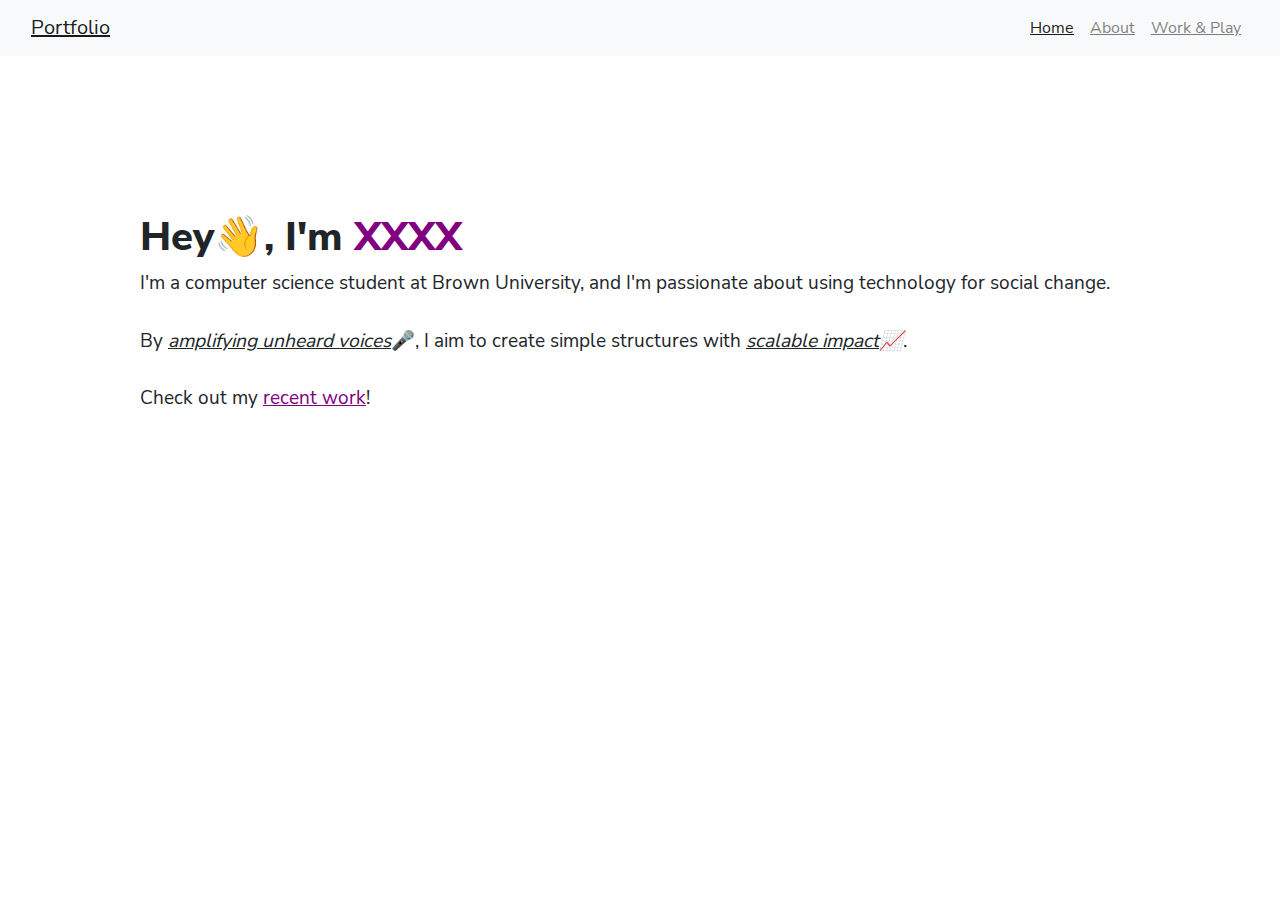
<file: index.html>
<!doctype html>
<html lang = "en">
    <head>
        <!-- CSS Bootstrap -->
        <meta charset="utf-8">
        <meta name="viewport" content="width=device-width, initial-scale=1, shrink-to-fit=no">
        <link rel="stylesheet" href="https://cdn.jsdelivr.net/npm/bootstrap@4.0.0/dist/css/bootstrap.min.css" integrity="sha384-Gn5384xqQ1aoWXA+058RXPxPg6fy4IWvTNh0E263XmFcJlSAwiGgFAW/dAiS6JXm" crossorigin="anonymous">
        <link href="style.css" rel="stylesheet">
        <title>Portfolio</title>
    </head>

<body>

<nav class="navbar navbar-expand-lg sticky-top navbar-light bg-light">
    <div class="container-fluid">
        <a class="navbar-brand" href="#">Portfolio</a>
        <button class="navbar-toggler" type="button" data-toggle="collapse" data-target="#navbarCollapse" aria-controls="navbarCollapse" aria-expanded="false" aria-label="toggle navigation">
            <span class="navbar-toggler-icon"></span>
          </button>
        <div class="collapse navbar-collapse text-right" id="navbarCollapse">
            <ul class="navbar-nav ml-auto">
                <li class="nav-item active">
                    <a class="nav-link" href="./index.html">Home</a>
                </li>
                <li class="nav-item">
                    <a class="nav-link" href="./about.html">About</a>
                </li>
                <li class="nav-item">
                    <a class="nav-link" href="./work.html">Work & Play</a>
                </li>
            </ul>
        </div>
    </div>
</nav>

<section>
    <div class="container-fluid">
        <div class="d-flex flex-column" style="margin:10%;">
            <h1>Hey👋, I'm  <span style="color: purple">XXXX</h1></span>
            <p class="subtitle">I'm a computer science student at Brown University, 
                and I'm passionate about using technology for social change.
                <br>
                <br>
                By <span style="text-decoration: underline"><em>amplifying unheard voices</em></span>🎤, I aim to create simple structures with 
                <span style="text-decoration: underline"><em>scalable impact</em></span><em>📈</em>.

                <br>
                <br>
                Check out my <a href="./work.html">recent work</a>!
            </p>
        </div>
    </div>
</section>

<!-- jQuery, Popper.js, Bootstrap JS -->
<script src="https://code.jquery.com/jquery-3.2.1.slim.min.js" integrity="sha384-KJ3o2DKtIkvYIK3UENzmM7KCkRr/rE9/Qpg6aAZGJwFDMVNA/GpGFF93hXpG5KkN" crossorigin="anonymous"></script>
<script src="https://cdn.jsdelivr.net/npm/popper.js@1.12.9/dist/umd/popper.min.js" integrity="sha384-ApNbgh9B+Y1QKtv3Rn7W3mgPxhU9K/ScQsAP7hUibX39j7fakFPskvXusvfa0b4Q" crossorigin="anonymous"></script>
<script src="https://cdn.jsdelivr.net/npm/bootstrap@4.0.0/dist/js/bootstrap.min.js" integrity="sha384-JZR6Spejh4U02d8jOt6vLEHfe/JQGiRRSQQxSfFWpi1MquVdAyjUar5+76PVCmYl" crossorigin="anonymous"></script>

</body>
</html>
</file>
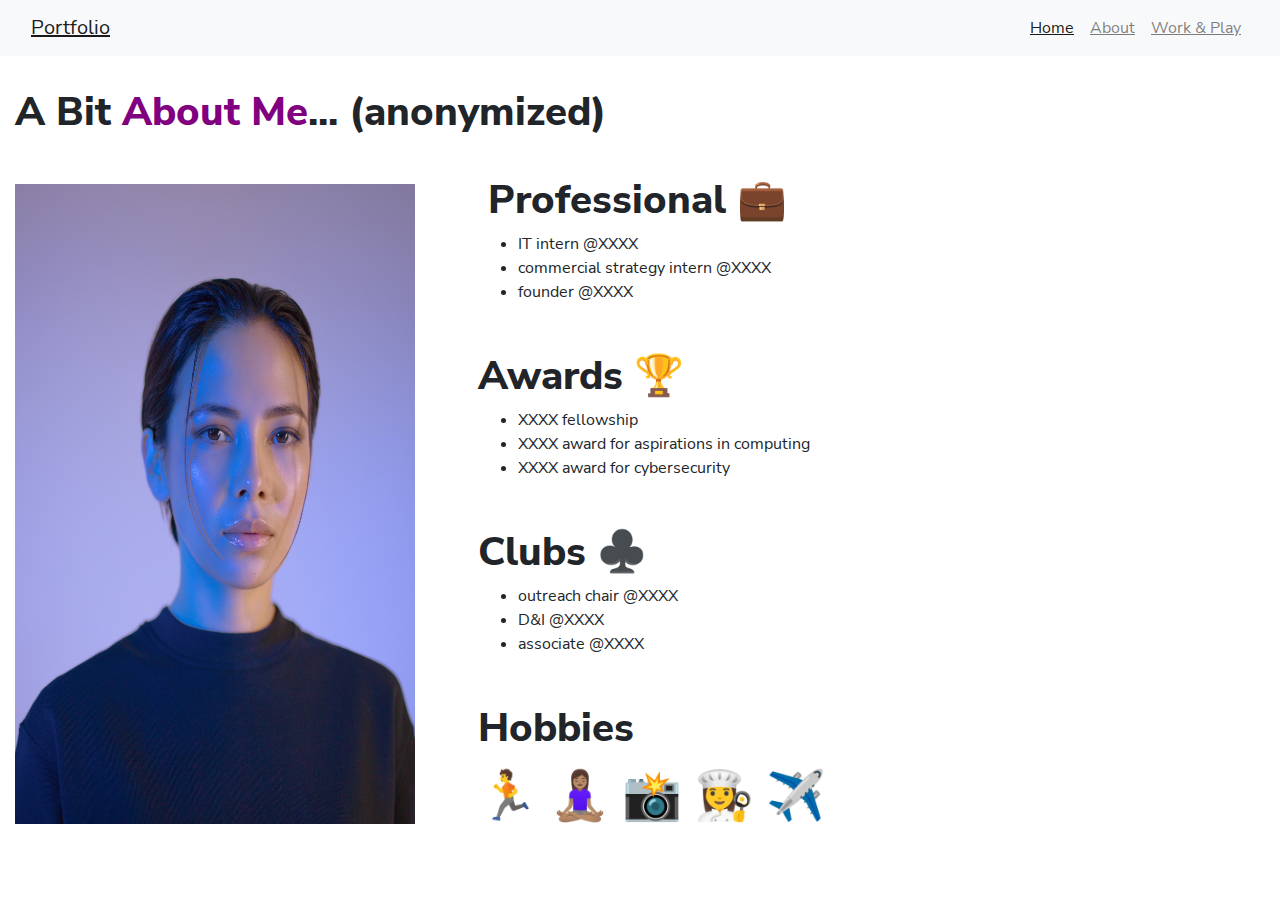
<file: about.html>
<!doctype html>
<html lang = "en">
    <head>
        <!-- CSS Bootstrap -->
        <meta charset="utf-8">
        <meta name="viewport" content="width=device-width, initial-scale=1, shrink-to-fit=no">
        <link rel="stylesheet" href="https://cdn.jsdelivr.net/npm/bootstrap@4.0.0/dist/css/bootstrap.min.css" integrity="sha384-Gn5384xqQ1aoWXA+058RXPxPg6fy4IWvTNh0E263XmFcJlSAwiGgFAW/dAiS6JXm" crossorigin="anonymous">
        <link href="style.css" rel="stylesheet">
        <title>Portfolio</title>
    </head>

<body>

<nav class="navbar navbar-expand-lg sticky-top navbar-light bg-light">
    <div class="container-fluid">
        <a class="navbar-brand" href="#">Portfolio</a>
        <button class="navbar-toggler" type="button" data-toggle="collapse" data-target="#navbarCollapse" aria-controls="navbarCollapse" aria-expanded="false" aria-label="toggle navigation">
            <span class="navbar-toggler-icon"></span>
          </button>
        <div class="collapse navbar-collapse text-right" id="navbarCollapse">
            <ul class="navbar-nav ml-auto">
                <li class="nav-item active">
                    <a class="nav-link" href="./index.html">Home</a>
                </li>
                <li class="nav-item">
                    <a class="nav-link" href="./about.html">About</a>
                </li>
                <li class="nav-item">
                    <a class="nav-link" href="./work.html">Work & Play</a>
                </li>
            </ul>
        </div>
    </div>
</nav>

<section>
    <div class="container-fluid">
        <h1>A Bit <span style="color: purple;">About Me</span>... (anonymized)</h1>
        <div class="d-flex flex">
            <div class="d-flex" style="margin-top: 40px; justify-content: right; 
            overflow:hidden">
                <img src="portrait.jpg" alt="portrait of me" style="width: 25rem; height: 40rem"> 
            </div>
            <div class="d-flex flex-column" style="margin-left: 5%;">
                <h1 style="margin-left: 10px;">Professional 💼</h1>
                
                <ul>
                    <li>IT intern @XXXX</li>
                    <li>commercial strategy intern @XXXX</li>
                    <li>founder @XXXX</li>
                </ul>

                <h1>Awards 🏆</h1>
                <ul>
                    <li>XXXX fellowship</li>
                    <li>XXXX award for aspirations in computing</li>
                    <li>XXXX award for cybersecurity</li>
                </ul>

                <h1>Clubs ♣️</h1>
                <ul>
                    <li>outreach chair @XXXX</li>
                    <li>D&I @XXXX</li>
                    <li>associate @XXXX</li>
                </ul>

                <h1>Hobbies</h1>
                <p style="font-size:xxx-large">
                    🏃
                    🧘🏽‍♀️
                    📸
                    👩‍🍳
                    ✈️
                </p>
            </div>
        </div>
    </div>
</section>

<!-- jQuery, Popper.js, Bootstrap JS -->
<script src="https://code.jquery.com/jquery-3.2.1.slim.min.js" integrity="sha384-KJ3o2DKtIkvYIK3UENzmM7KCkRr/rE9/Qpg6aAZGJwFDMVNA/GpGFF93hXpG5KkN" crossorigin="anonymous"></script>
<script src="https://cdn.jsdelivr.net/npm/popper.js@1.12.9/dist/umd/popper.min.js" integrity="sha384-ApNbgh9B+Y1QKtv3Rn7W3mgPxhU9K/ScQsAP7hUibX39j7fakFPskvXusvfa0b4Q" crossorigin="anonymous"></script>
<script src="https://cdn.jsdelivr.net/npm/bootstrap@4.0.0/dist/js/bootstrap.min.js" integrity="sha384-JZR6Spejh4U02d8jOt6vLEHfe/JQGiRRSQQxSfFWpi1MquVdAyjUar5+76PVCmYl" crossorigin="anonymous"></script>

</body>
</html>
</file>
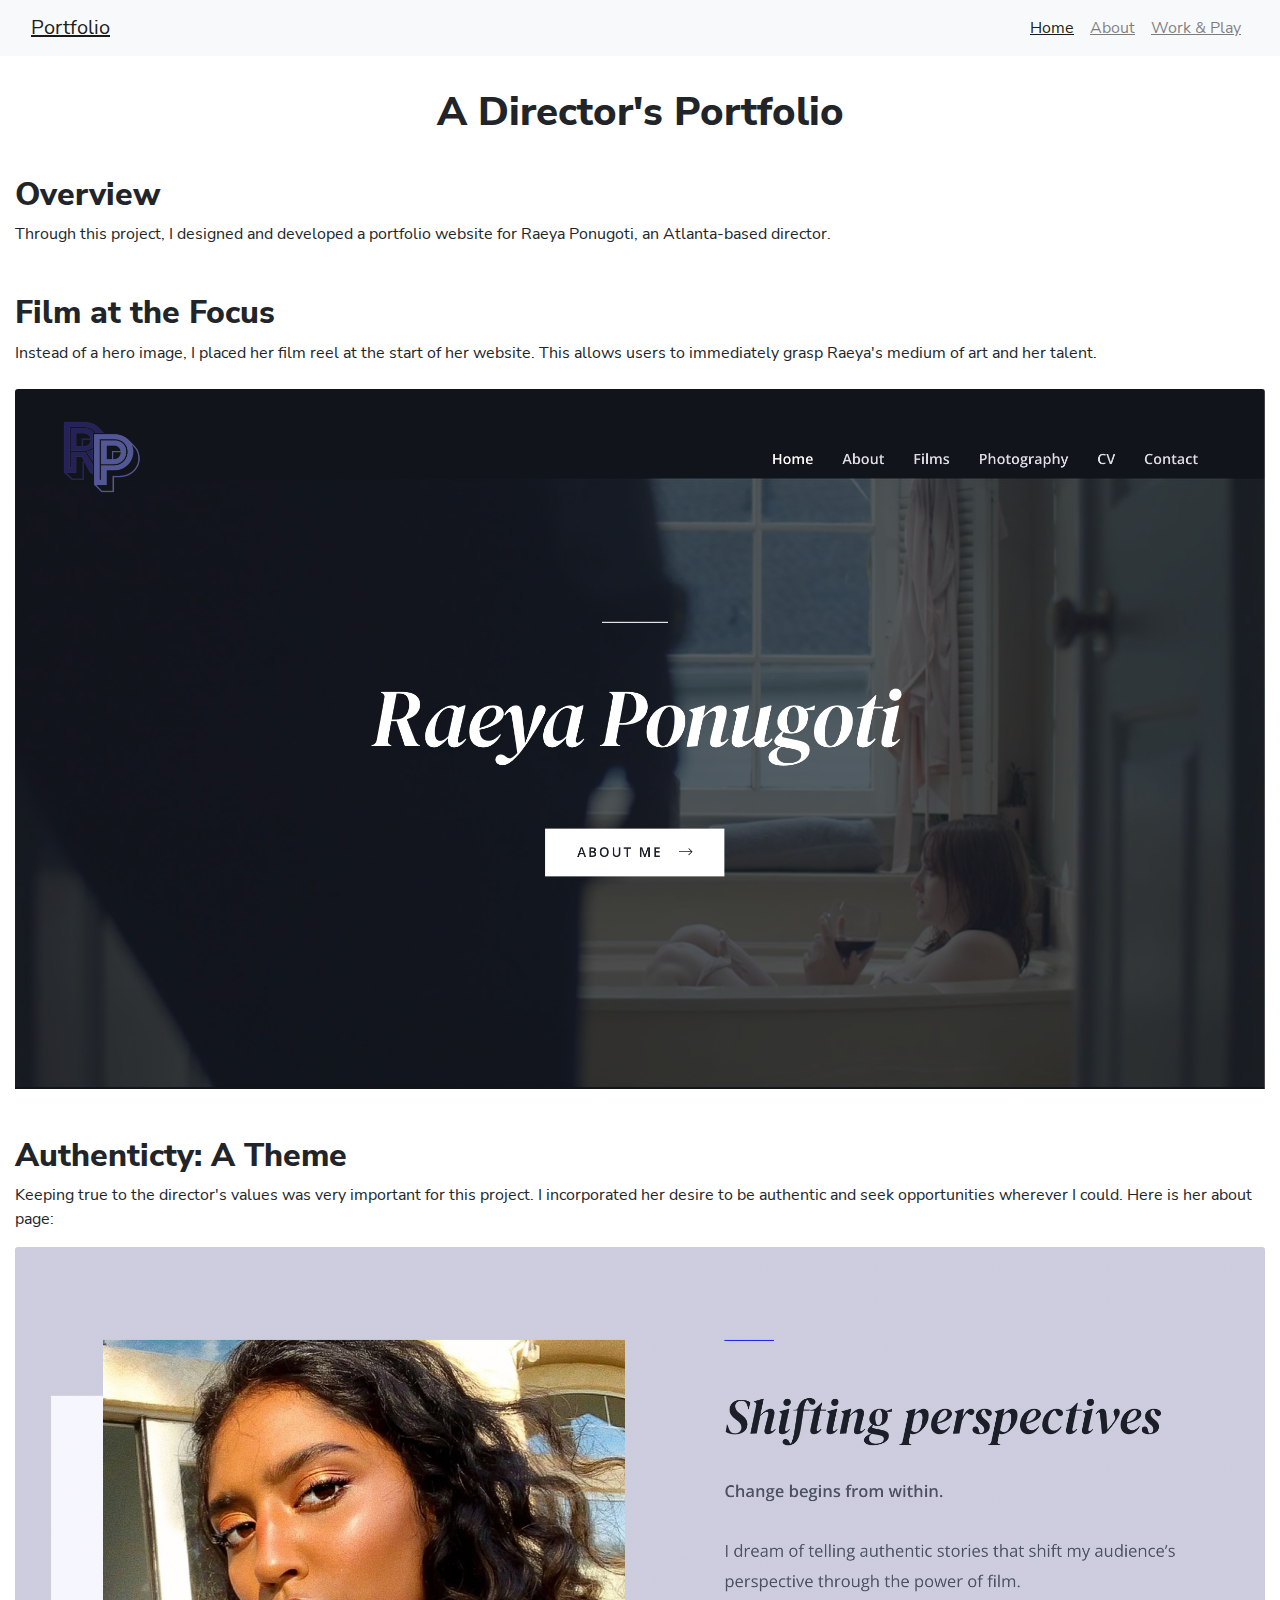
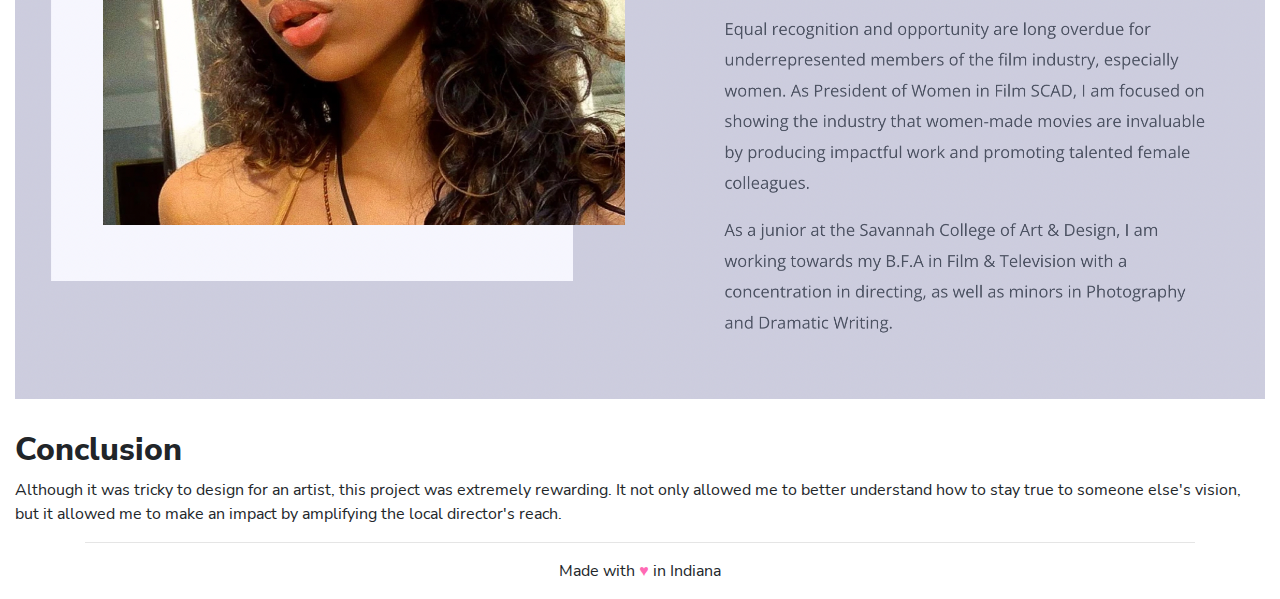
<file: artist.html>
<!doctype html>
<html lang = "en">
    <head>
        <!-- CSS Bootstrap -->
        <!-- javascript adapted from https://www.w3schools.com/w3css/w3css_slideshow.asp -->
        <meta charset="utf-8">
        <meta name="viewport" content="width=device-width, initial-scale=1, shrink-to-fit=no">
        <link rel="stylesheet" href="https://cdn.jsdelivr.net/npm/bootstrap@4.0.0/dist/css/bootstrap.min.css" integrity="sha384-Gn5384xqQ1aoWXA+058RXPxPg6fy4IWvTNh0E263XmFcJlSAwiGgFAW/dAiS6JXm" crossorigin="anonymous">
        <link href="style.css" rel="stylesheet">
        <title>A Director's Portfolio</title>
    </head>

<body>

<nav class="navbar navbar-expand-lg sticky-top navbar-light bg-light">
    <div class="container-fluid">
        <a class="navbar-brand" href="#">Portfolio</a>
        <button class="navbar-toggler" type="button" data-toggle="collapse" data-target="#navbarCollapse" aria-controls="navbarCollapse" aria-expanded="false" aria-label="toggle navigation">
            <span class="navbar-toggler-icon"></span>
            </button>
        <div class="collapse navbar-collapse text-right" id="navbarCollapse">
            <ul class="navbar-nav ml-auto">
                <li class="nav-item active">
                    <a class="nav-link" href="./index.html">Home</a>
                </li>
                <li class="nav-item">
                    <a class="nav-link" href="./about.html">About</a>
                </li>
                <li class="nav-item">
                    <a class="nav-link" href="./work.html">Work & Play</a>
                </li>
            </ul>
        </div>
    </div>
</nav>

<div class="container-fluid">
<div class="d-flex flex-column">
    <h1 style="align-self: center;">A Director's Portfolio</h1>

    <a class="js-scroll" id="Overview">
    <h2>Overview</h2>
        <p>
            Through this project, I designed and developed a portfolio website 
            for Raeya Ponugoti, an Atlanta-based director.
        </p>
    
    <a id="Interface">
    <h2>Film at the Focus</h2>
        <p>
            Instead of a hero image, I placed her film reel at the start of her website.
            This allows users to immediately grasp Raeya's medium of art and her talent.

            <br>
            <br>

            <img class="card-img-top" src="raeya.png" alt="Card image" style="width:100%">

            <br>
        </p>
    
    <h2>Authenticty: A Theme</h2>
        <p>
            Keeping true to the director's values was very important for this project. I incorporated
            her desire to be authentic and seek opportunities wherever I could. Here is her about page:
        </p>
    <img class="card-img-top" src="raeya-about.png" alt="Card image" style="width:100%">


</div>

    <a id="Conclusion">
    <h2>Conclusion</h2>
    Although it was tricky to design for an artist, this project was extremely rewarding.
    It not only allowed me to better understand how to stay true to someone else's vision,
    but it allowed me to make an impact by amplifying
    the local director's reach.
</div>
</div>

<script>
var slideIndex = 1;
showDivs(slideIndex);

function plusDivs(n) {
  showDivs(slideIndex += n);
}

function showDivs(n) {
  var i;
  var x = document.getElementsByClassName("sketches");
  if (n > x.length) {slideIndex = 1}
  if (n < 1) {slideIndex = x.length}
  for (i = 0; i < x.length; i++) {
    x[i].style.display = "none";  
  }
  x[slideIndex-1].style.display = "flex";
}
</script>

<script>
// Jump to anchor
window.addEventListener("hashchange", function () {
    window.scrollTo(window.scrollX, window.scrollY - 70);
});
</script>

<footer class="bg-white text-center">

    <div class="container">
        <p class="mb-0">
            <hr></hr>
            Made with <font color="hotpink">&hearts;</font> in Indiana
        </p>
    </div>
</footer>

<!-- jQuery, Popper.js, Bootstrap JS -->
<script src="https://code.jquery.com/jquery-3.2.1.slim.min.js" integrity="sha384-KJ3o2DKtIkvYIK3UENzmM7KCkRr/rE9/Qpg6aAZGJwFDMVNA/GpGFF93hXpG5KkN" crossorigin="anonymous"></script>
<script src="https://cdn.jsdelivr.net/npm/popper.js@1.12.9/dist/umd/popper.min.js" integrity="sha384-ApNbgh9B+Y1QKtv3Rn7W3mgPxhU9K/ScQsAP7hUibX39j7fakFPskvXusvfa0b4Q" crossorigin="anonymous"></script>
<script src="https://cdn.jsdelivr.net/npm/bootstrap@4.0.0/dist/js/bootstrap.min.js" integrity="sha384-JZR6Spejh4U02d8jOt6vLEHfe/JQGiRRSQQxSfFWpi1MquVdAyjUar5+76PVCmYl" crossorigin="anonymous"></script>

</body>
</html>
</file>
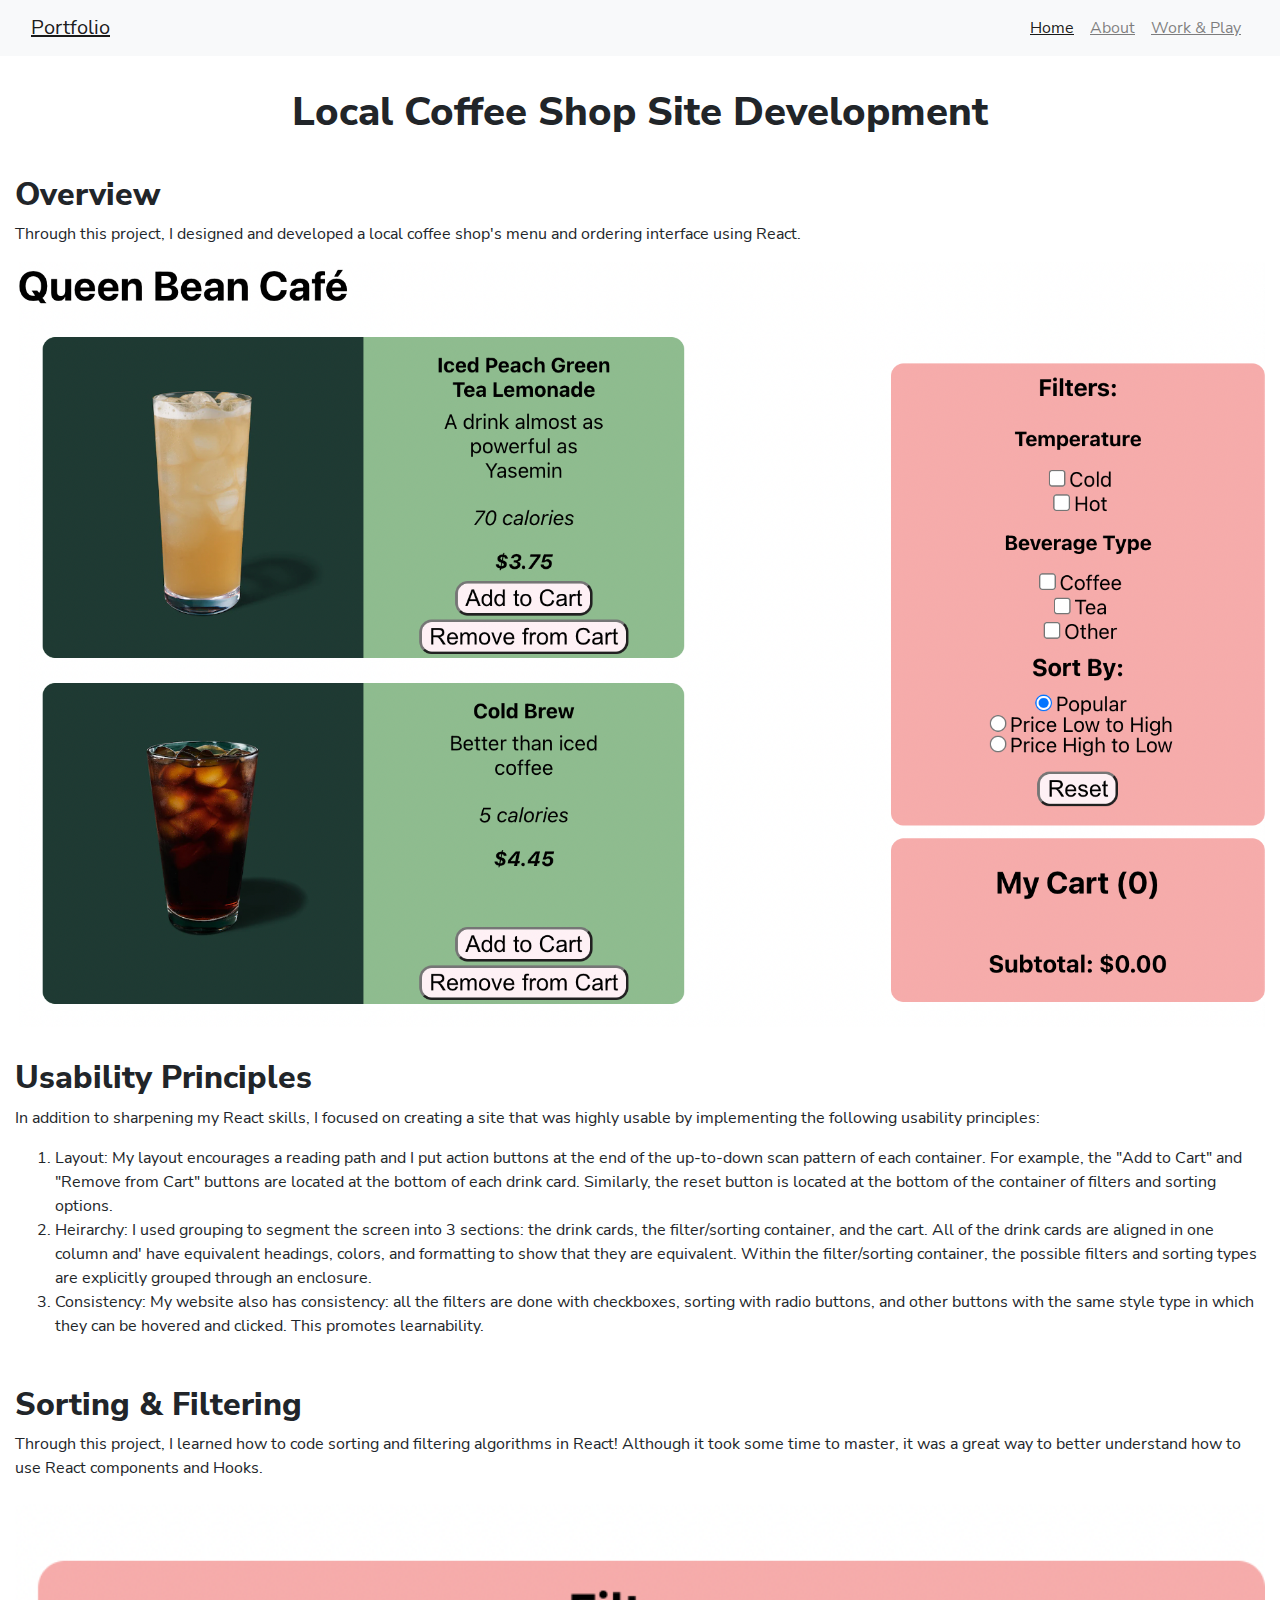
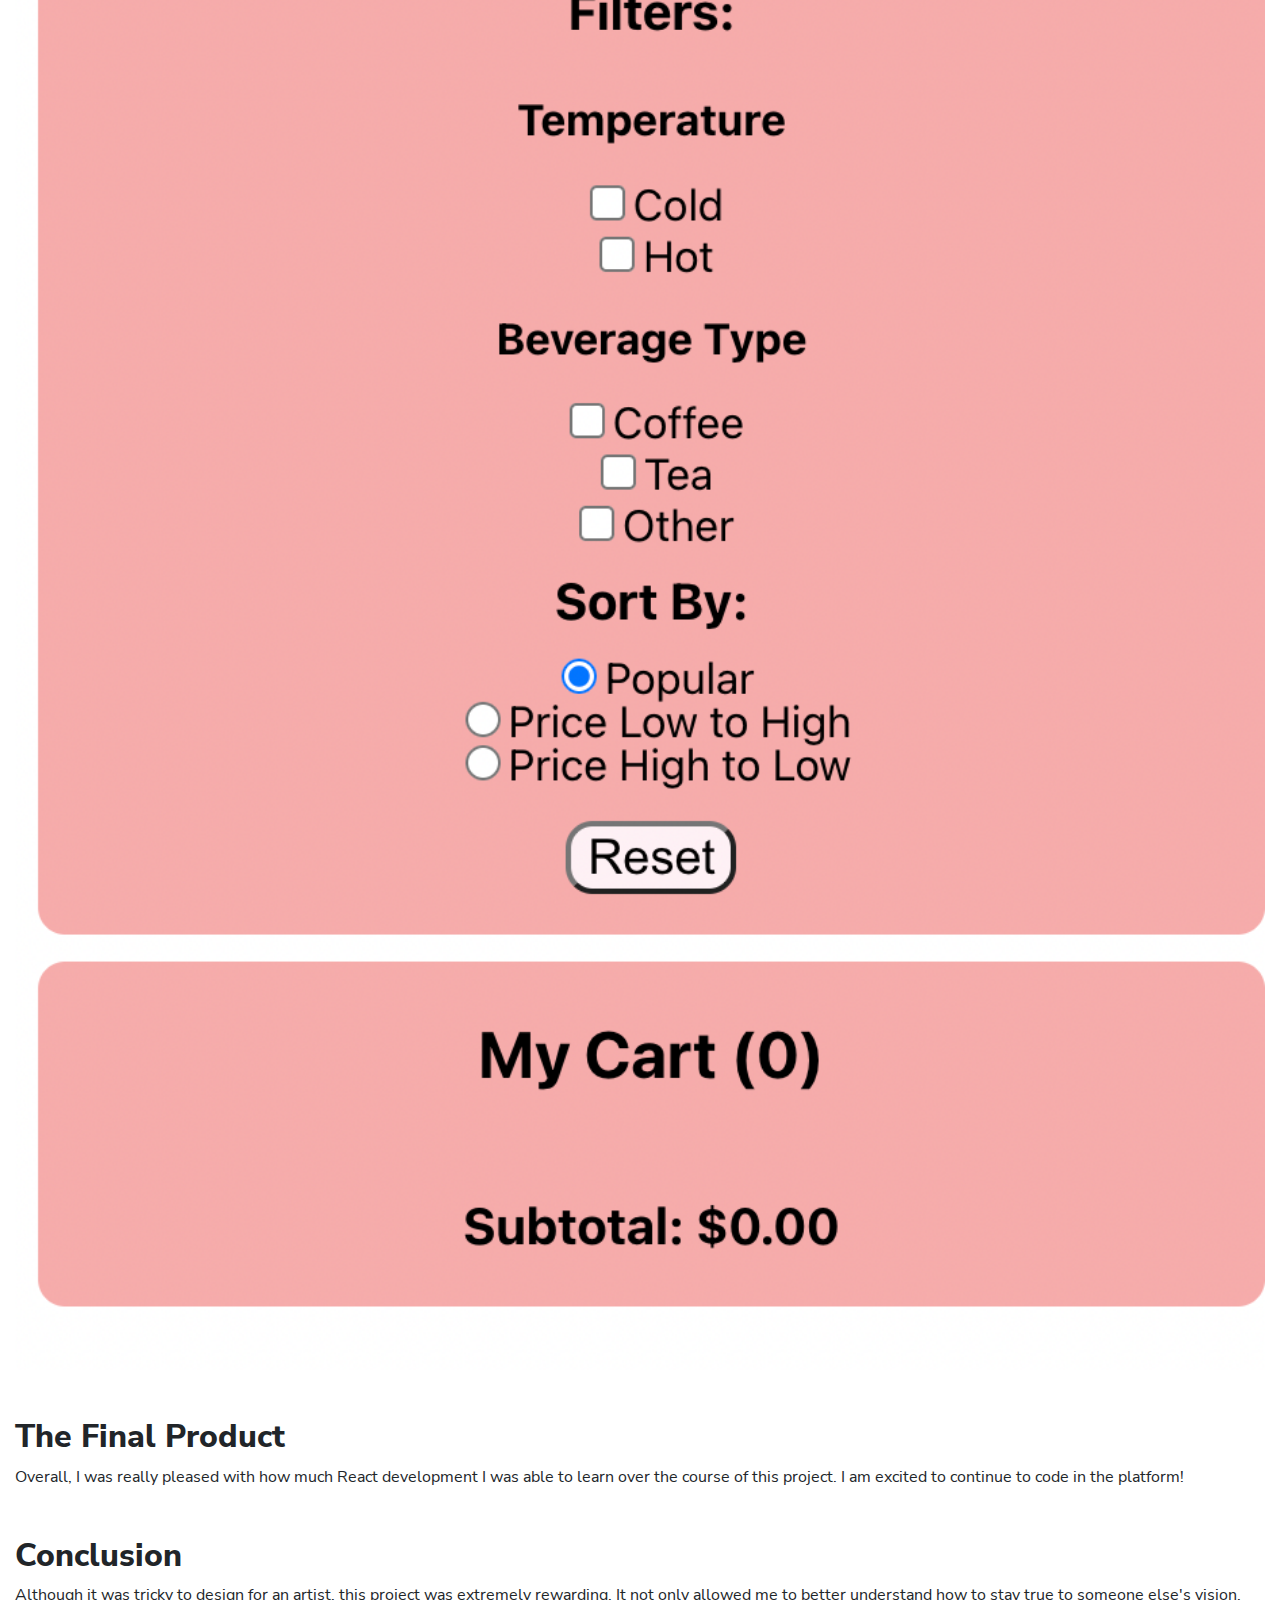
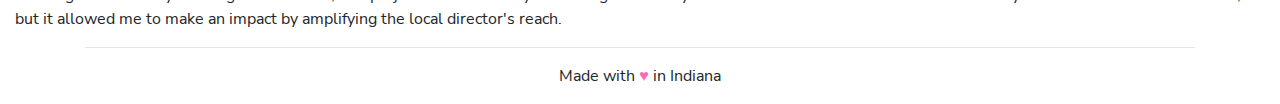
<file: development.html>
<!doctype html>
<html lang = "en">
    <head>
        <!-- CSS Bootstrap -->
        <!-- javascript adapted from https://www.w3schools.com/w3css/w3css_slideshow.asp -->
        <meta charset="utf-8">
        <meta name="viewport" content="width=device-width, initial-scale=1, shrink-to-fit=no">
        <link rel="stylesheet" href="https://cdn.jsdelivr.net/npm/bootstrap@4.0.0/dist/css/bootstrap.min.css" integrity="sha384-Gn5384xqQ1aoWXA+058RXPxPg6fy4IWvTNh0E263XmFcJlSAwiGgFAW/dAiS6JXm" crossorigin="anonymous">
        <link href="style.css" rel="stylesheet">
        <title>Development</title>
    </head>

<body>

<nav class="navbar navbar-expand-lg sticky-top navbar-light bg-light">
    <div class="container-fluid">
        <a class="navbar-brand" href="#">Portfolio</a>
        <button class="navbar-toggler" type="button" data-toggle="collapse" data-target="#navbarCollapse" aria-controls="navbarCollapse" aria-expanded="false" aria-label="toggle navigation">
            <span class="navbar-toggler-icon"></span>
            </button>
        <div class="collapse navbar-collapse text-right" id="navbarCollapse">
            <ul class="navbar-nav ml-auto">
                <li class="nav-item active">
                    <a class="nav-link" href="./index.html">Home</a>
                </li>
                <li class="nav-item">
                    <a class="nav-link" href="./about.html">About</a>
                </li>
                <li class="nav-item">
                    <a class="nav-link" href="./work.html">Work & Play</a>
                </li>
            </ul>
        </div>
    </div>
</nav>

<div class="container-fluid">
<div class="d-flex flex-column">
    <h1 style="align-self: center;">Local Coffee Shop Site Development</h1>

    <a class="js-scroll" id="Overview">
    <h2>Overview</h2>
        <p>
            Through this project, I designed and developed a local coffee shop's
            menu and ordering interface using React.
        </p>
    
    <img class="card-img-top" src="development.png" alt="Card image" style="width:100%">

    <h2>Usability Principles</h2>
    <p>
        In addition to sharpening my React skills, I focused on creating a site that was highly usable
        by implementing the following usability principles:
        <ol>
            <li>Layout: My layout encourages a reading path and I put action 
                buttons at the end of the up-to-down scan pattern of each 
                container. For example, the "Add to Cart" and "Remove from Cart" 
                buttons are located at the bottom of each drink card. Similarly, 
                the reset button is located at the bottom of the container of 
                filters and sorting options.</li>
            <li>
                Heirarchy: I used grouping to segment the screen into 3 
                sections: the drink cards, the filter/sorting container, and 
                the cart. All of the drink cards are aligned in one column 
                and' have equivalent headings, colors, and formatting to show 
                that they are equivalent. Within the filter/sorting container, 
                the possible filters and sorting types are explicitly grouped 
                through an enclosure.
            </li>
            <li>
                Consistency: My website also has consistency: all the filters 
                are done with checkboxes, sorting with radio buttons, and 
                other buttons with the same style type in which they can be 
                hovered and clicked. This promotes learnability.
            </li>
        </ol>
    </p>

    <h2>Sorting & Filtering</h2>
        <p>
            Through this project, I learned how to code sorting and filtering algorithms
            in React! Although it took some time to master, it was a great way to better
            understand how to use React components and Hooks.

            <br>
            <br>

            <img class="card-img-top" src="filtering.png" alt="Card image" style="width:100%">

            <br>
        </p>
    
    <h2>The Final Product</h2>
        <p>
            Overall, I was really pleased with how much React development I was able to learn
            over the course of this project. I am excited to continue to code in the platform!
        </p>

</div>

    <a id="Conclusion">
    <h2>Conclusion</h2>
    Although it was tricky to design for an artist, this project was extremely rewarding.
    It not only allowed me to better understand how to stay true to someone else's vision,
    but it allowed me to make an impact by amplifying
    the local director's reach.
</div>
</div>

<script>
var slideIndex = 1;
showDivs(slideIndex);

function plusDivs(n) {
  showDivs(slideIndex += n);
}

function showDivs(n) {
  var i;
  var x = document.getElementsByClassName("sketches");
  if (n > x.length) {slideIndex = 1}
  if (n < 1) {slideIndex = x.length}
  for (i = 0; i < x.length; i++) {
    x[i].style.display = "none";  
  }
  x[slideIndex-1].style.display = "flex";
}
</script>

<script>
// Jump to anchor
window.addEventListener("hashchange", function () {
    window.scrollTo(window.scrollX, window.scrollY - 70);
});
</script>

<footer class="bg-white text-center">

    <div class="container">
        <p class="mb-0">
            <hr></hr>
            Made with <font color="hotpink">&hearts;</font> in Indiana
        </p>
    </div>
</footer>

<!-- jQuery, Popper.js, Bootstrap JS -->
<script src="https://code.jquery.com/jquery-3.2.1.slim.min.js" integrity="sha384-KJ3o2DKtIkvYIK3UENzmM7KCkRr/rE9/Qpg6aAZGJwFDMVNA/GpGFF93hXpG5KkN" crossorigin="anonymous"></script>
<script src="https://cdn.jsdelivr.net/npm/popper.js@1.12.9/dist/umd/popper.min.js" integrity="sha384-ApNbgh9B+Y1QKtv3Rn7W3mgPxhU9K/ScQsAP7hUibX39j7fakFPskvXusvfa0b4Q" crossorigin="anonymous"></script>
<script src="https://cdn.jsdelivr.net/npm/bootstrap@4.0.0/dist/js/bootstrap.min.js" integrity="sha384-JZR6Spejh4U02d8jOt6vLEHfe/JQGiRRSQQxSfFWpi1MquVdAyjUar5+76PVCmYl" crossorigin="anonymous"></script>

</body>
</html>
</file>
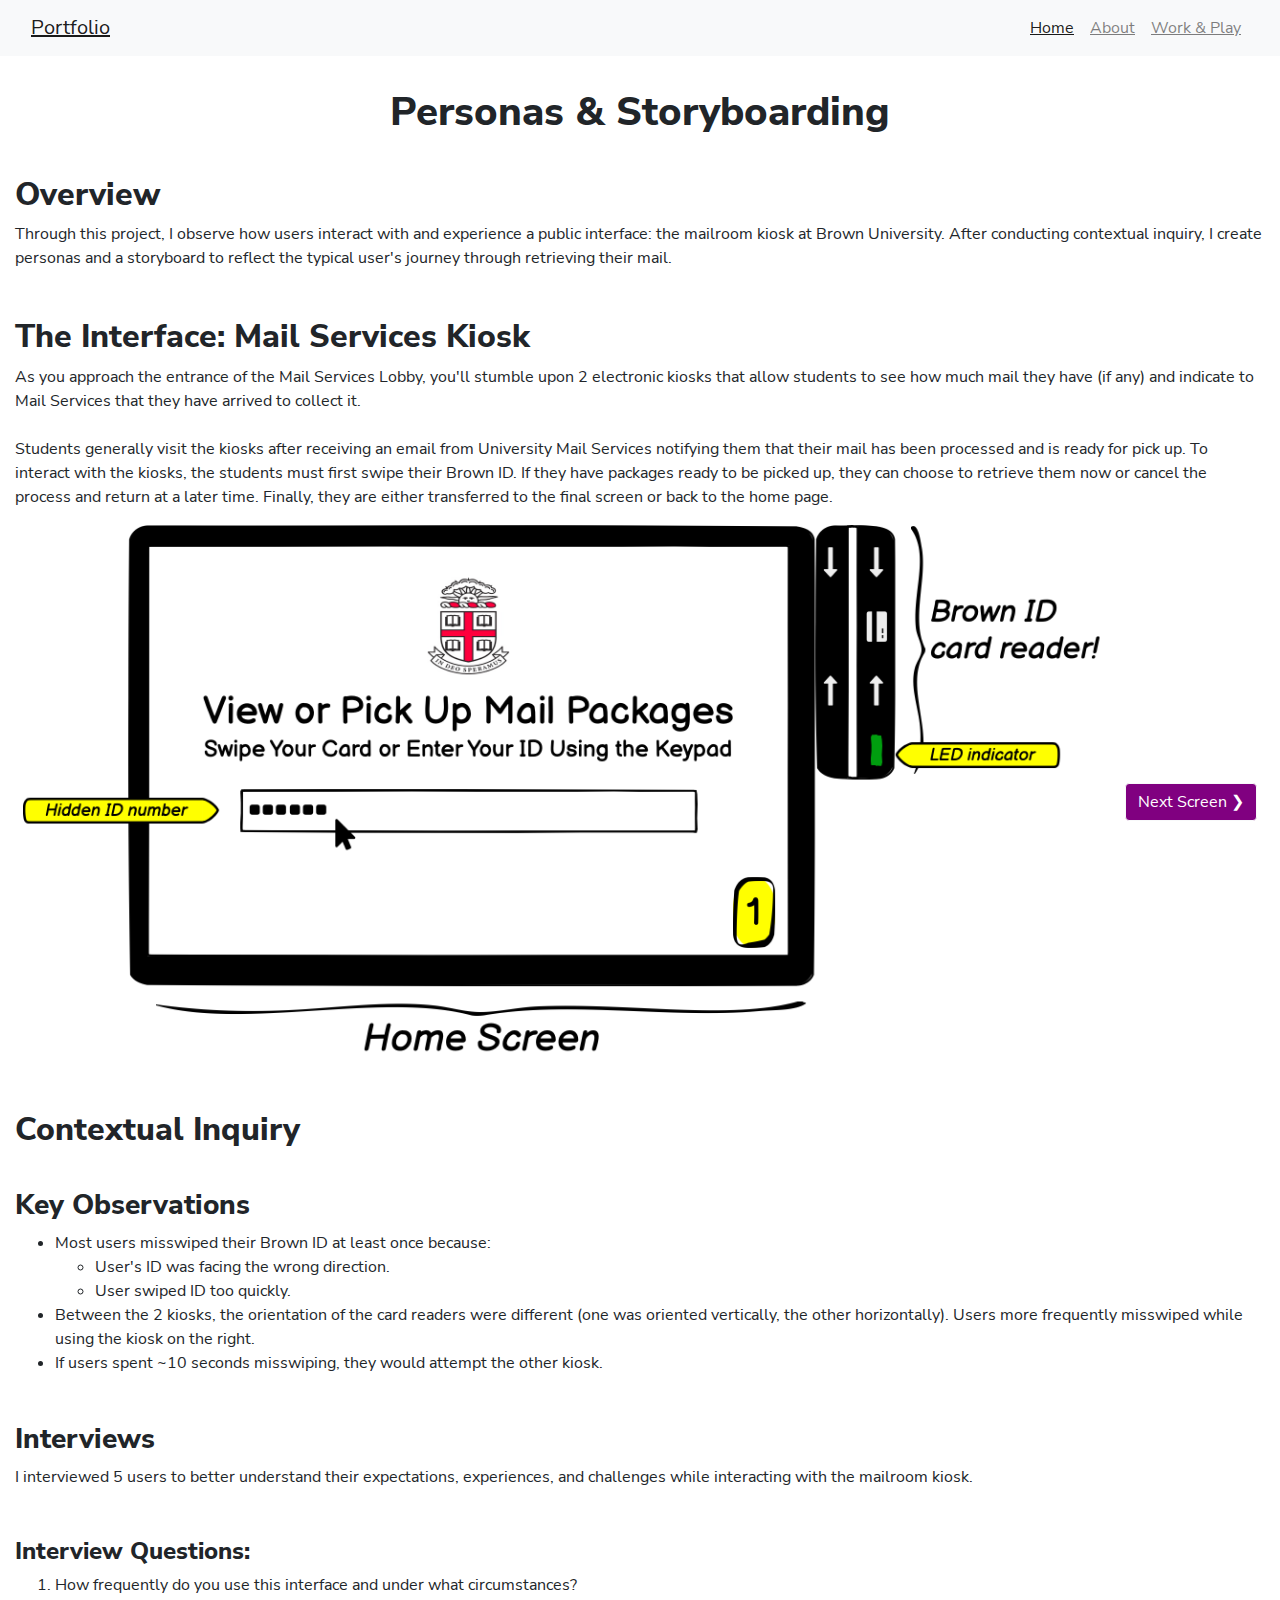
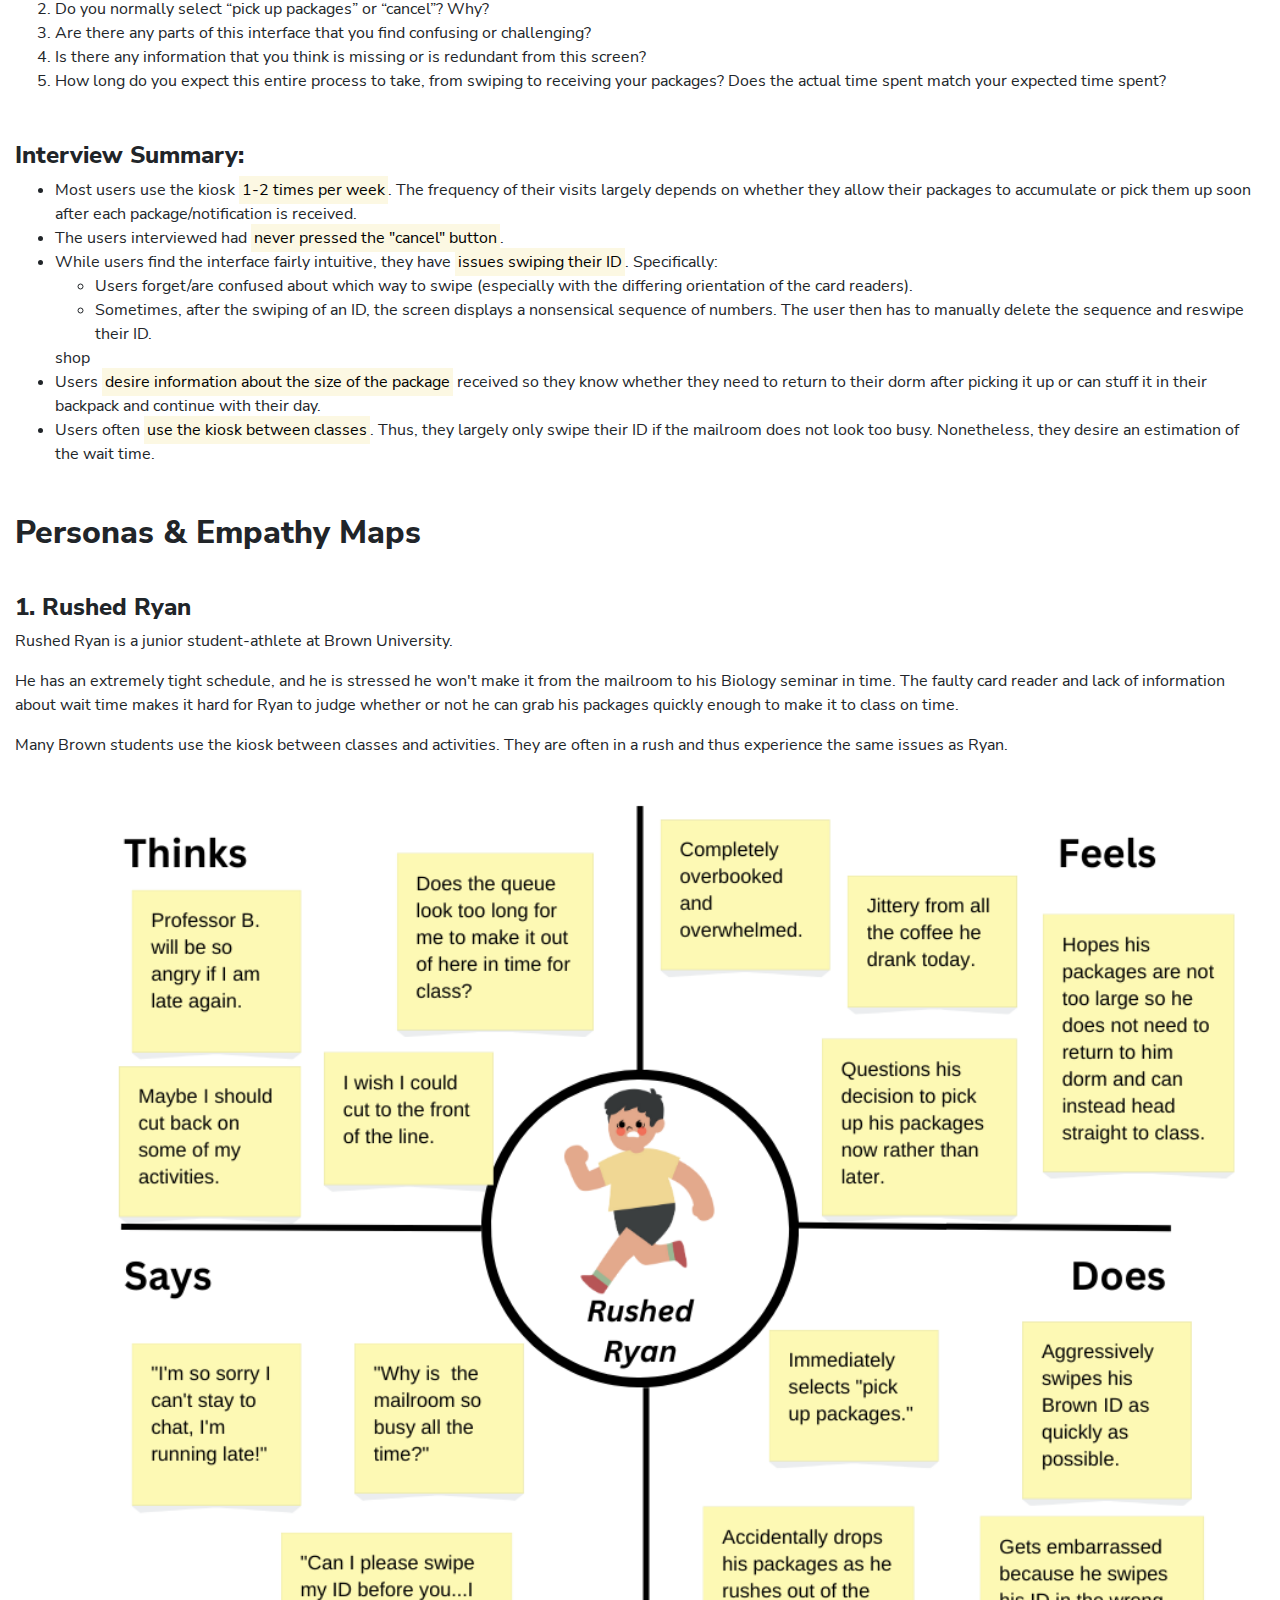
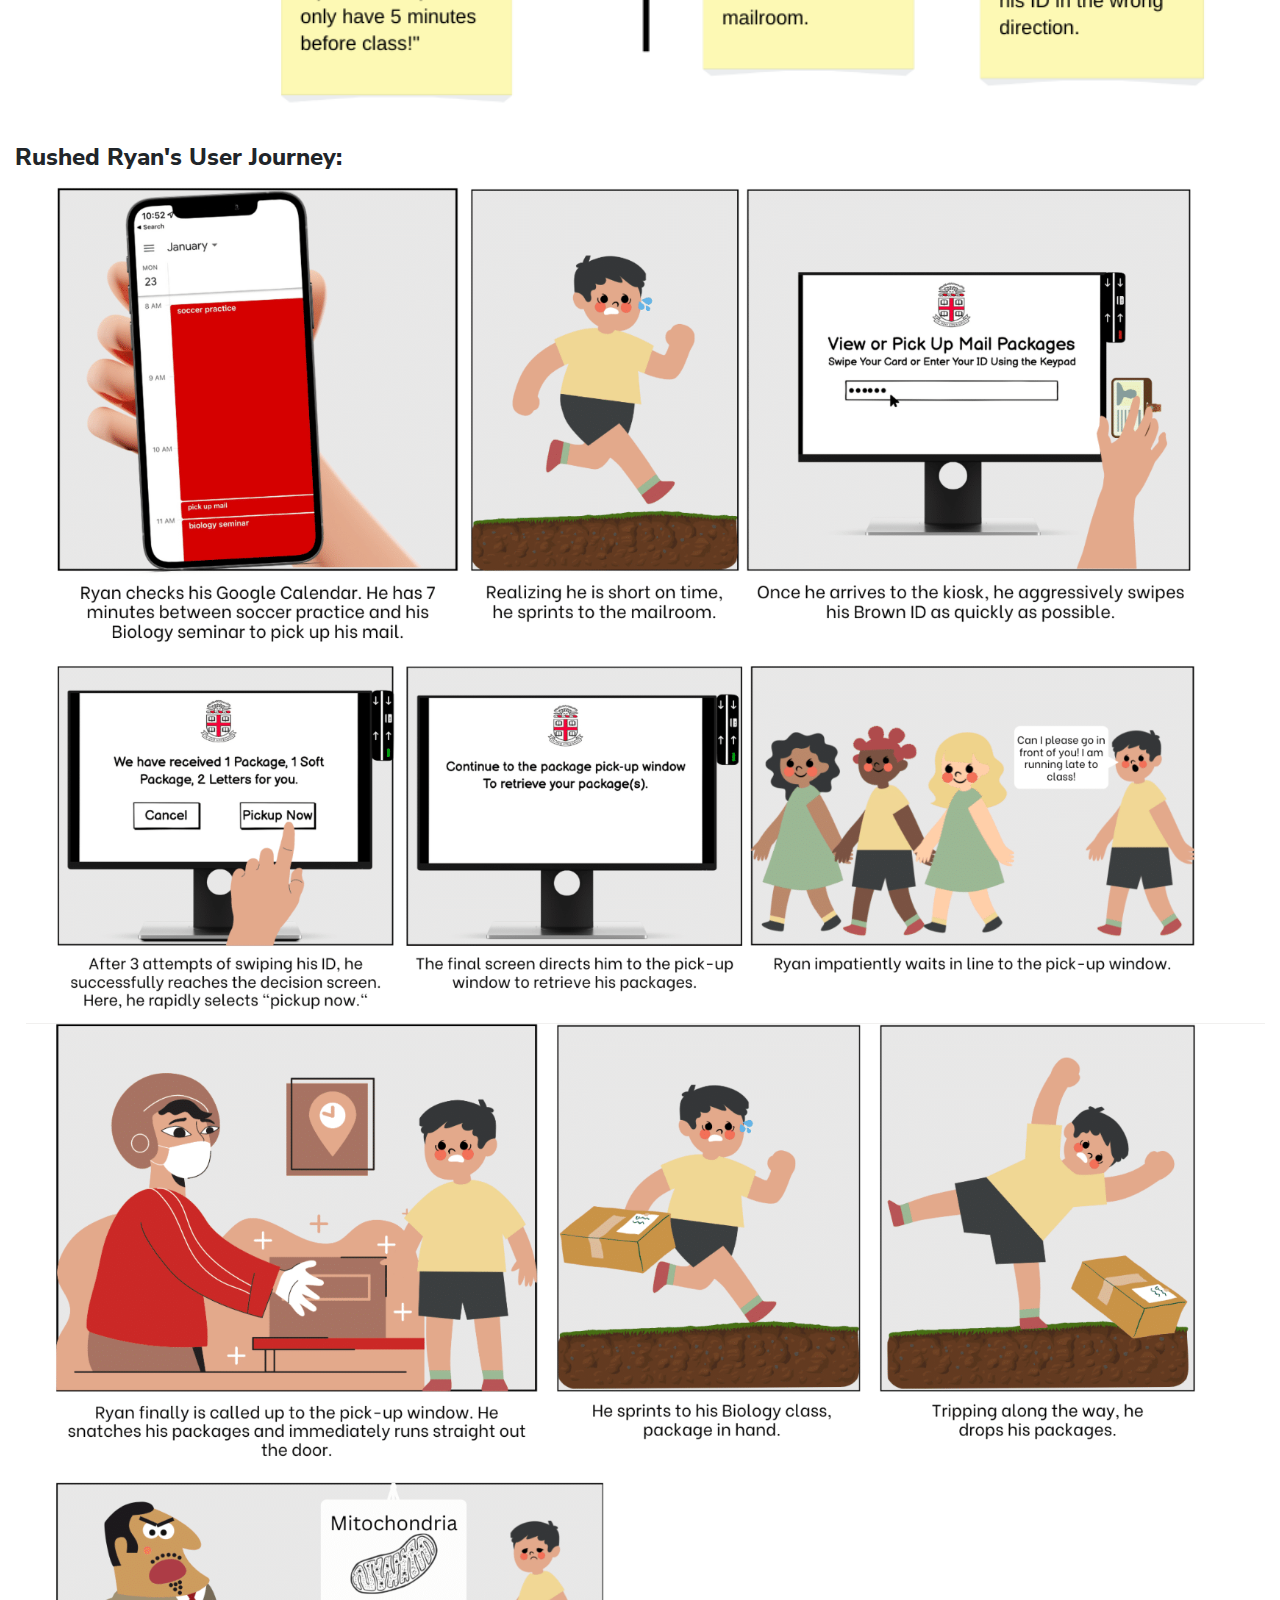
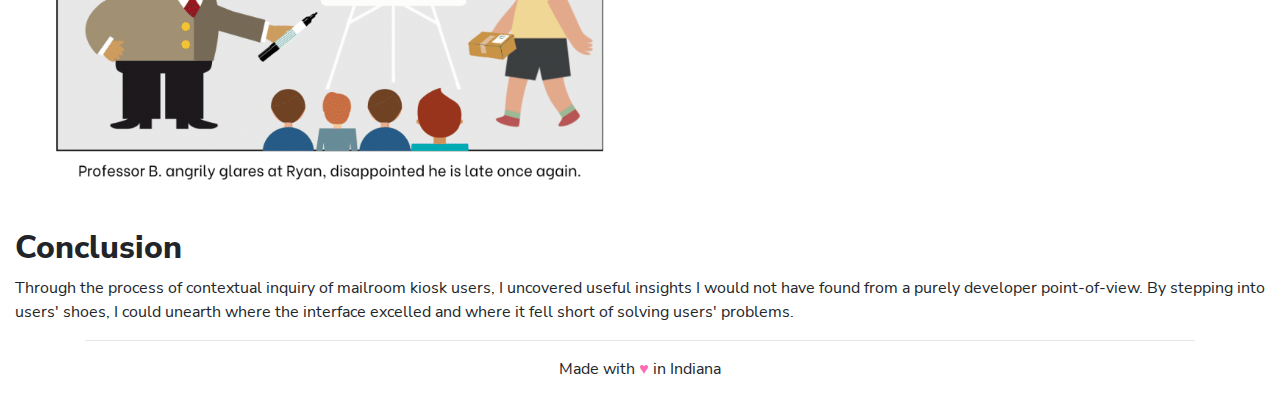
<file: personas.html>
<!doctype html>
<html lang = "en">
    <head>
        <!-- CSS Bootstrap -->
        <!-- javascript adapted from https://www.w3schools.com/w3css/w3css_slideshow.asp -->
        <meta charset="utf-8">
        <meta name="viewport" content="width=device-width, initial-scale=1, shrink-to-fit=no">
        <link rel="stylesheet" href="https://cdn.jsdelivr.net/npm/bootstrap@4.0.0/dist/css/bootstrap.min.css" integrity="sha384-Gn5384xqQ1aoWXA+058RXPxPg6fy4IWvTNh0E263XmFcJlSAwiGgFAW/dAiS6JXm" crossorigin="anonymous">
        <link href="style.css" rel="stylesheet">
        <title>CS1300: Personas & Storyboarding</title>
    </head>

<body>

    <nav class="navbar navbar-expand-lg sticky-top navbar-light bg-light">
        <div class="container-fluid">
            <a class="navbar-brand" href="#">Portfolio</a>
            <button class="navbar-toggler" type="button" data-toggle="collapse" data-target="#navbarCollapse" aria-controls="navbarCollapse" aria-expanded="false" aria-label="toggle navigation">
                <span class="navbar-toggler-icon"></span>
              </button>
            <div class="collapse navbar-collapse text-right" id="navbarCollapse">
                <ul class="navbar-nav ml-auto">
                    <li class="nav-item active">
                        <a class="nav-link" href="./index.html">Home</a>
                    </li>
                    <li class="nav-item">
                        <a class="nav-link" href="./about.html">About</a>
                    </li>
                    <li class="nav-item">
                        <a class="nav-link" href="./work.html">Work & Play</a>
                    </li>
                </ul>
            </div>
        </div>
    </nav>

<div class="container-fluid">
<div class="d-flex flex-column">
    <h1 style="align-self: center;">Personas & Storyboarding</h1>

    <a class="js-scroll" id="Overview">
    <h2>Overview</h2>
        <p>
            Through this project, I observe how users interact with and experience
            a public interface: the mailroom kiosk at Brown University. After 
            conducting contextual inquiry, I create personas and a storyboard to 
            reflect the typical user's journey through retrieving their mail.
        </p>
    
    <a id="Interface">
    <h2>The Interface: Mail Services Kiosk</h2>
        <p>
            As you approach the entrance of the Mail Services Lobby, you'll 
            stumble upon 2 electronic kiosks that allow students to see
            how much mail they have (if any) and indicate to Mail Services 
            that they have arrived to collect it.

            <br>
            <br>

            Students generally visit the kiosks after receiving an email
            from University Mail Services notifying them that their mail has been 
            processed and is ready for pick up.
            
            To interact with the kiosks, the students must first swipe 
            their Brown ID. If they have packages ready to be picked up, 
            they can choose to retrieve them now or cancel the process and return at 
            a later time. Finally, they are either transferred to the final screen 
            or back to the home page.
            <br>
        </p>
</div>

<div class="d-flex justify-content-around">
    <img class="sketches" src="sketch-home.png" alt="sketch 1: home screen" style="width: 87%; height: auto"> 
    <img class="sketches" src="sketch-pickup.png" alt="sketch 2: pickup screen" style="width: 65%; height: auto"> 
    <img class="sketches" src="sketch-final.png" alt="sketch 3: final screen" style="width: 65%; height: auto"> 
    <div class="d-flex align-self-center">
        <button class="btn btn-light" onclick="plusDivs(1)"> Next Screen &#10095;</button> 
    </div>
</div>

<div class="d-flex flex-column">
    <h2>Contextual Inquiry</h2>

    <h3 id="Observations">Key Observations</h3>
    <ul>
        <li>Most users misswiped their Brown ID at least once because:</li>
            <ul>
                <li>User's ID was facing the wrong direction.</li>
                <li>User swiped ID too quickly.</li>
            </ul>
        <li>Between the 2 kiosks, the orientation of the card readers were different 
            (one was oriented vertically, the other horizontally). 
            Users more frequently misswiped while using the kiosk on the right.</li>
        <li>If users spent ~10 seconds misswiping, they would attempt the other kiosk.</li>
      </ul>

    <h3 id="Interviews">Interviews</h3>
    <p> 
        I interviewed 5 users to better understand their expectations, experiences, 
        and challenges while interacting with the mailroom kiosk.
    </p>

    <h4>Interview Questions: </h4>
    <ol>
        <li>
            How frequently do you use this interface and under what circumstances?
        </li>
        <li>
            Do you normally select “pick up packages” or “cancel”? Why?
        </li>
        <li>
            Are there any parts of this interface that you find confusing or challenging? 
        </li>
        <li>
            Is there any information that you think is missing or is redundant from this screen? 
        </li>
        <li>
            How long do you expect this entire process to take, from swiping to receiving your packages? 
            Does the actual time spent match your expected time spent?
        </li>
    </ol>

    <h4>Interview Summary: </h4>
    <ul>
        <li>Most users use the kiosk <mark>1-2 times per week</mark>. The frequency of their visits largely
            depends on whether they allow their packages to accumulate or pick them up 
            soon after each package/notification is received.
        </li>
        <li>The users interviewed had <mark>never pressed the "cancel" button</mark>.</li>
        <li>While users find the interface fairly intuitive, they have <mark>issues swiping their ID</mark>. Specifically:
            <ul>
                <li>Users forget/are confused about which way to swipe (especially with the differing orientation of the card readers).</li>
                <li>Sometimes, after the swiping of an ID, the screen displays a nonsensical sequence of numbers. 
                    The user then has to manually delete the sequence and reswipe their ID.</li>
            </ul>
        </li>shop
        <li>Users <mark>desire information about the size of the package</mark> received so they know whether they need to return
            to their dorm after picking it up or can stuff it in their backpack and continue with their day.
        </li>
        <li>Users often <mark>use the kiosk between classes</mark>. Thus, they largely only swipe their ID if the mailroom does not look too busy.
            Nonetheless, they desire an estimation of the wait time.</li>
      </ul>
      
    <h2 id="Personas">Personas & Empathy Maps</h2>
    <h4>1. Rushed Ryan</h4>
    <p> 
        Rushed Ryan is a junior student-athlete at Brown University. 
    </p>

    <p> 
        He has an extremely tight schedule, and he is stressed he won't make it from the mailroom to his Biology seminar in time.

        The faulty card reader and lack of information about wait time makes it hard for Ryan to judge whether or not he can grab his 
        packages quickly enough to make it to class on time. 
    </p>

    <p>
        Many Brown students use the kiosk between classes and activities. They are often in a rush and thus experience the same issues
        as Ryan.
    </p>
    <img src="empathy-ryan.png" alt="empathy map 1: Rushed Ryan" style="width: 100%; height: auto"> 
    
    <h4 id="Storyboard">Rushed Ryan's User Journey:</h4>
    <img src="storyboard.png" alt="storyboard of Rushed Ryan in mailroom" style="width: 100%; height: auto"> 

    <a id="Conclusion">
    <h2>Conclusion</h2>
    Through the process of contextual inquiry of mailroom kiosk users, I uncovered useful insights I would not have found from a purely developer point-of-view.
    By stepping into users' shoes, I could unearth where the interface excelled and where it fell short of solving users' problems.  
</div>
</div>

<script>
var slideIndex = 1;
showDivs(slideIndex);

function plusDivs(n) {
  showDivs(slideIndex += n);
}

function showDivs(n) {
  var i;
  var x = document.getElementsByClassName("sketches");
  if (n > x.length) {slideIndex = 1}
  if (n < 1) {slideIndex = x.length}
  for (i = 0; i < x.length; i++) {
    x[i].style.display = "none";  
  }
  x[slideIndex-1].style.display = "flex";
}
</script>

<script>
// Jump to anchor
window.addEventListener("hashchange", function () {
    window.scrollTo(window.scrollX, window.scrollY - 70);
});
</script>

<footer class="bg-white text-center">

    <div class="container">
        <p class="mb-0">
            <hr></hr>
            Made with <font color="hotpink">&hearts;</font> in Indiana
        </p>
    </div>
</footer>

<!-- jQuery, Popper.js, Bootstrap JS -->
<script src="https://code.jquery.com/jquery-3.2.1.slim.min.js" integrity="sha384-KJ3o2DKtIkvYIK3UENzmM7KCkRr/rE9/Qpg6aAZGJwFDMVNA/GpGFF93hXpG5KkN" crossorigin="anonymous"></script>
<script src="https://cdn.jsdelivr.net/npm/popper.js@1.12.9/dist/umd/popper.min.js" integrity="sha384-ApNbgh9B+Y1QKtv3Rn7W3mgPxhU9K/ScQsAP7hUibX39j7fakFPskvXusvfa0b4Q" crossorigin="anonymous"></script>
<script src="https://cdn.jsdelivr.net/npm/bootstrap@4.0.0/dist/js/bootstrap.min.js" integrity="sha384-JZR6Spejh4U02d8jOt6vLEHfe/JQGiRRSQQxSfFWpi1MquVdAyjUar5+76PVCmYl" crossorigin="anonymous"></script>

</body>
</html>
</file>
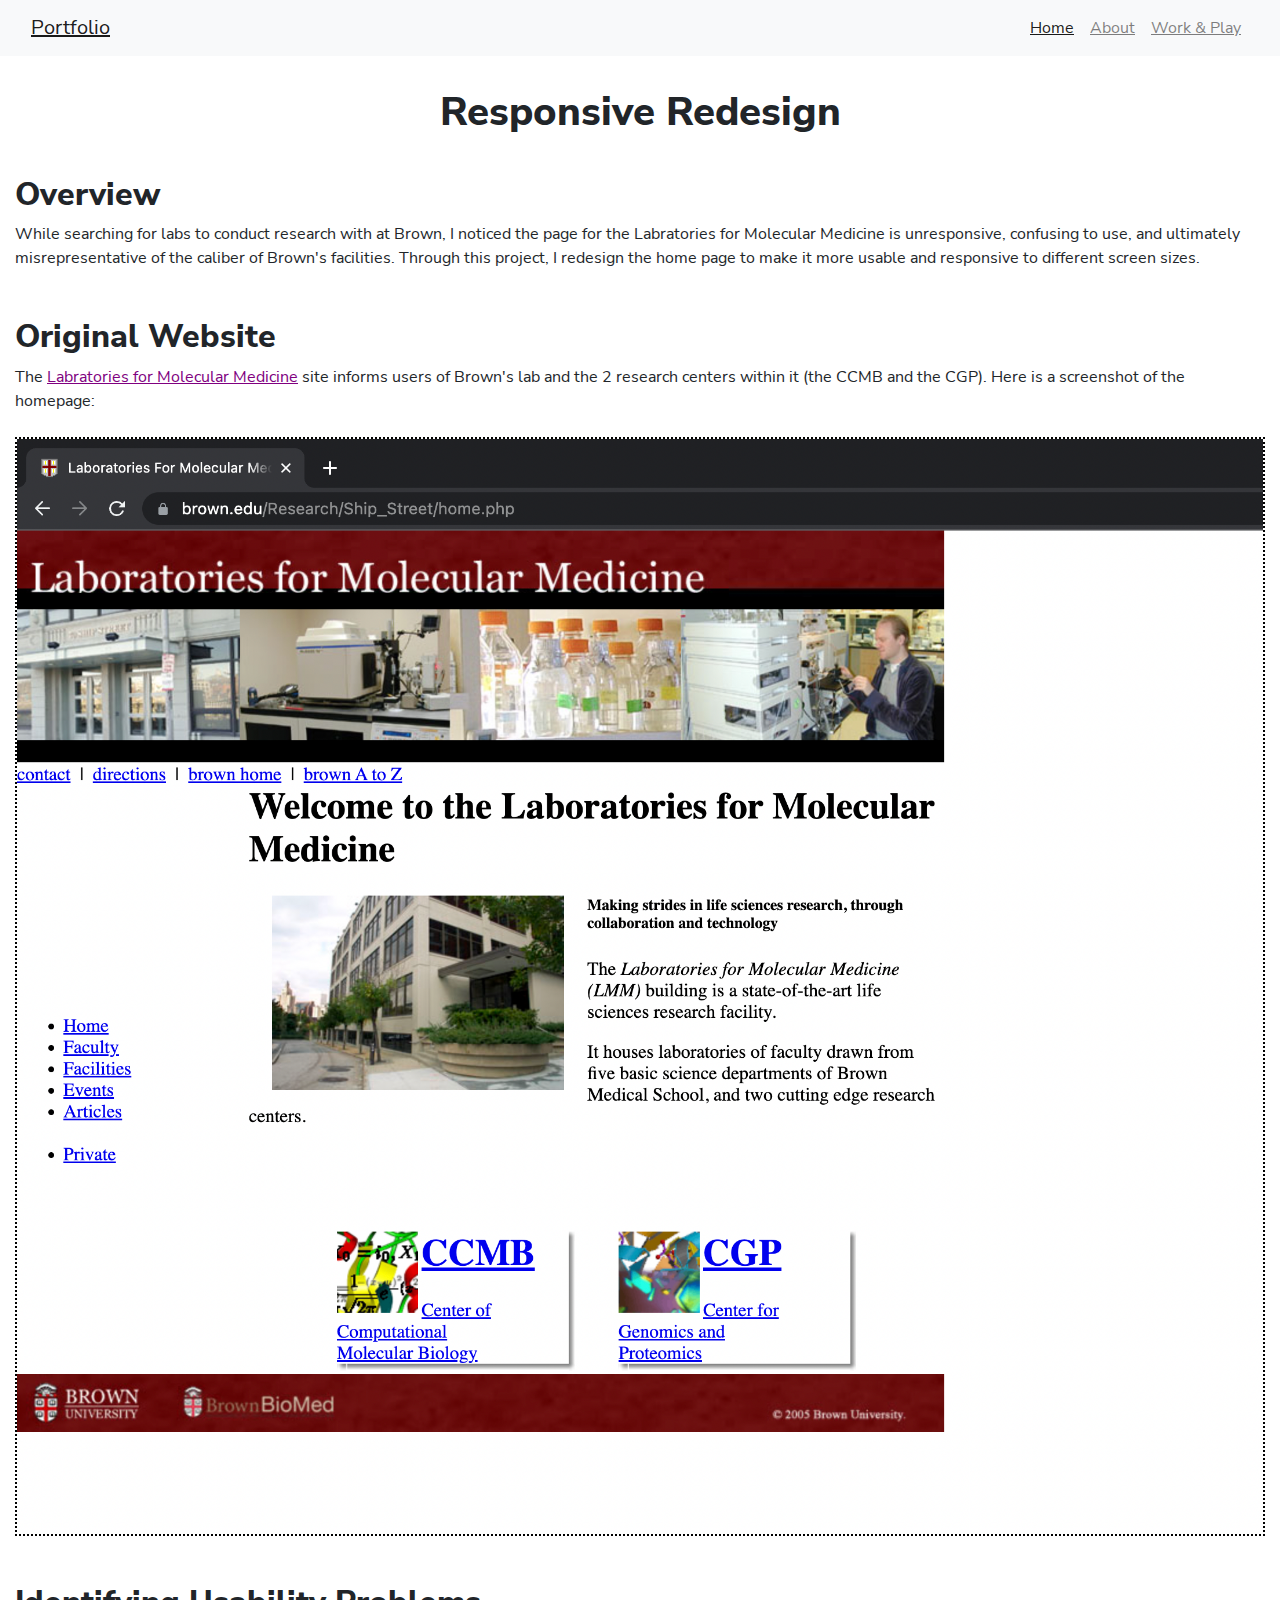
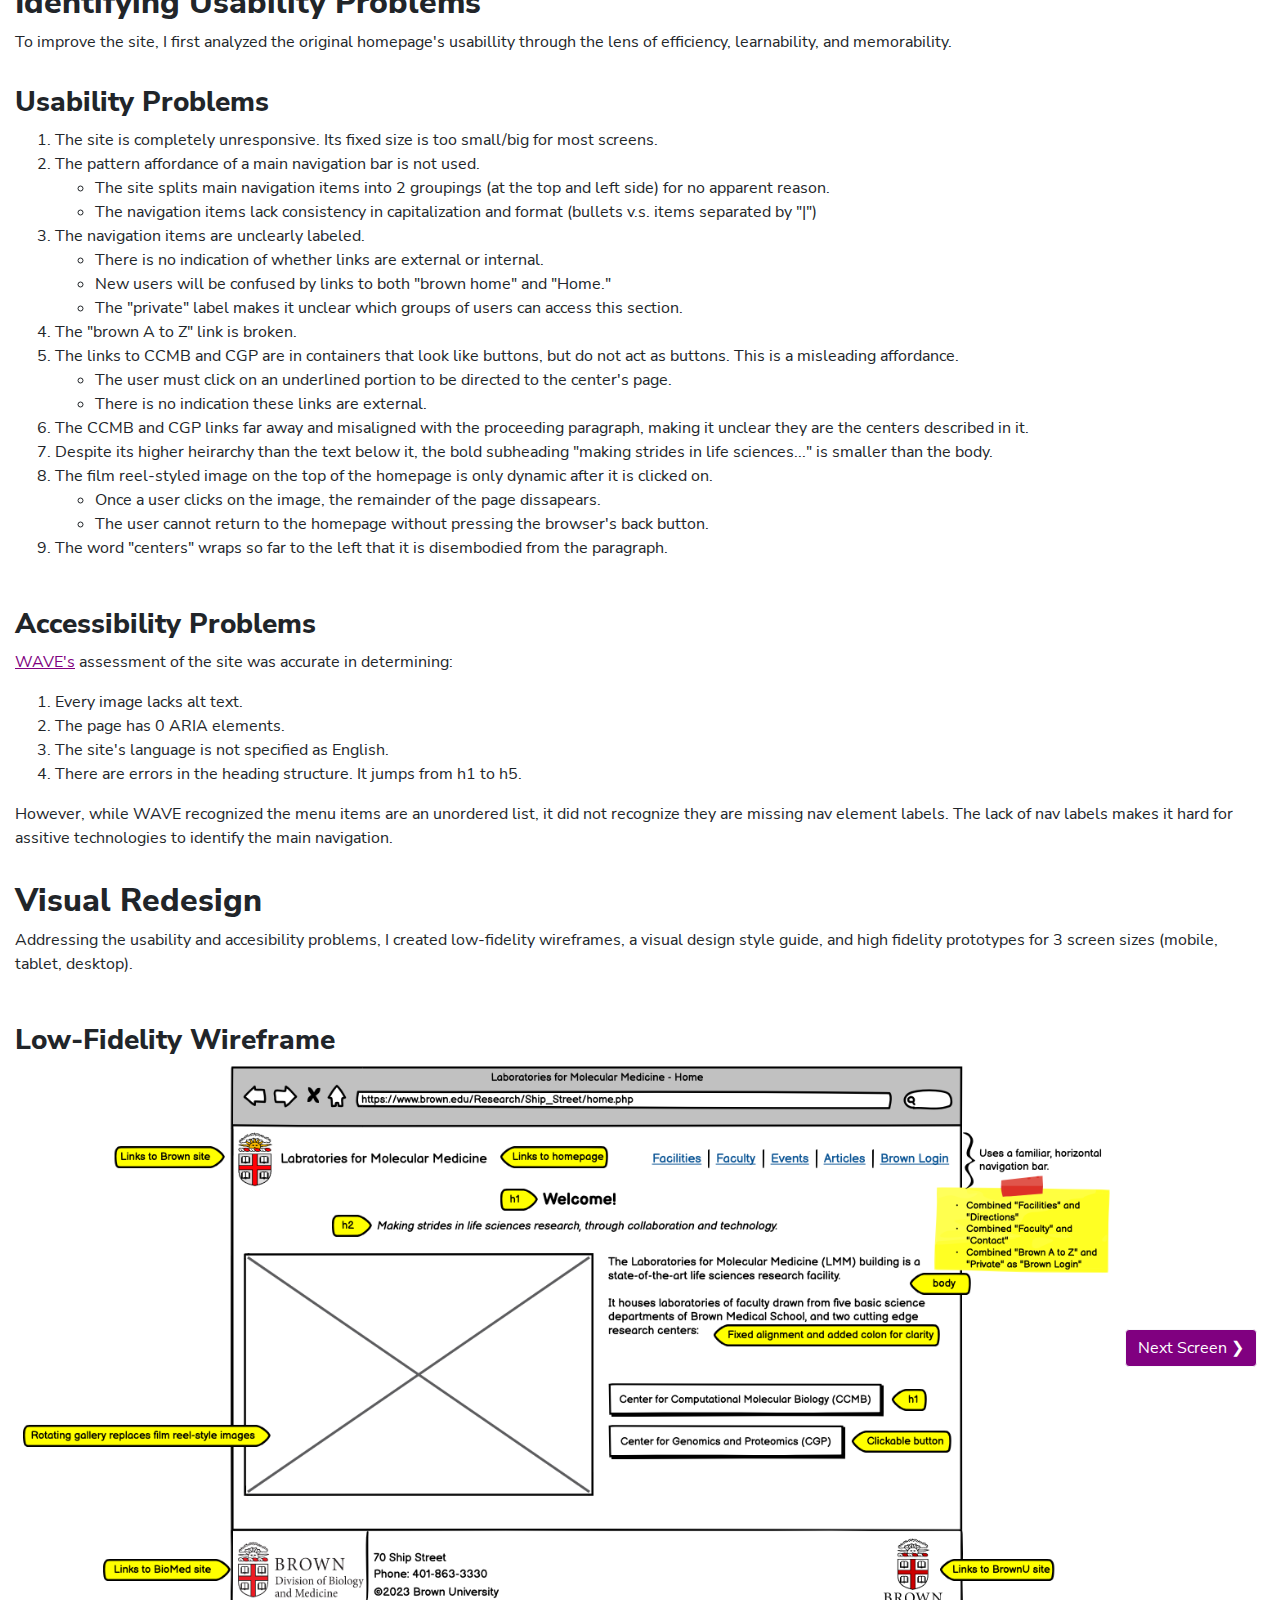
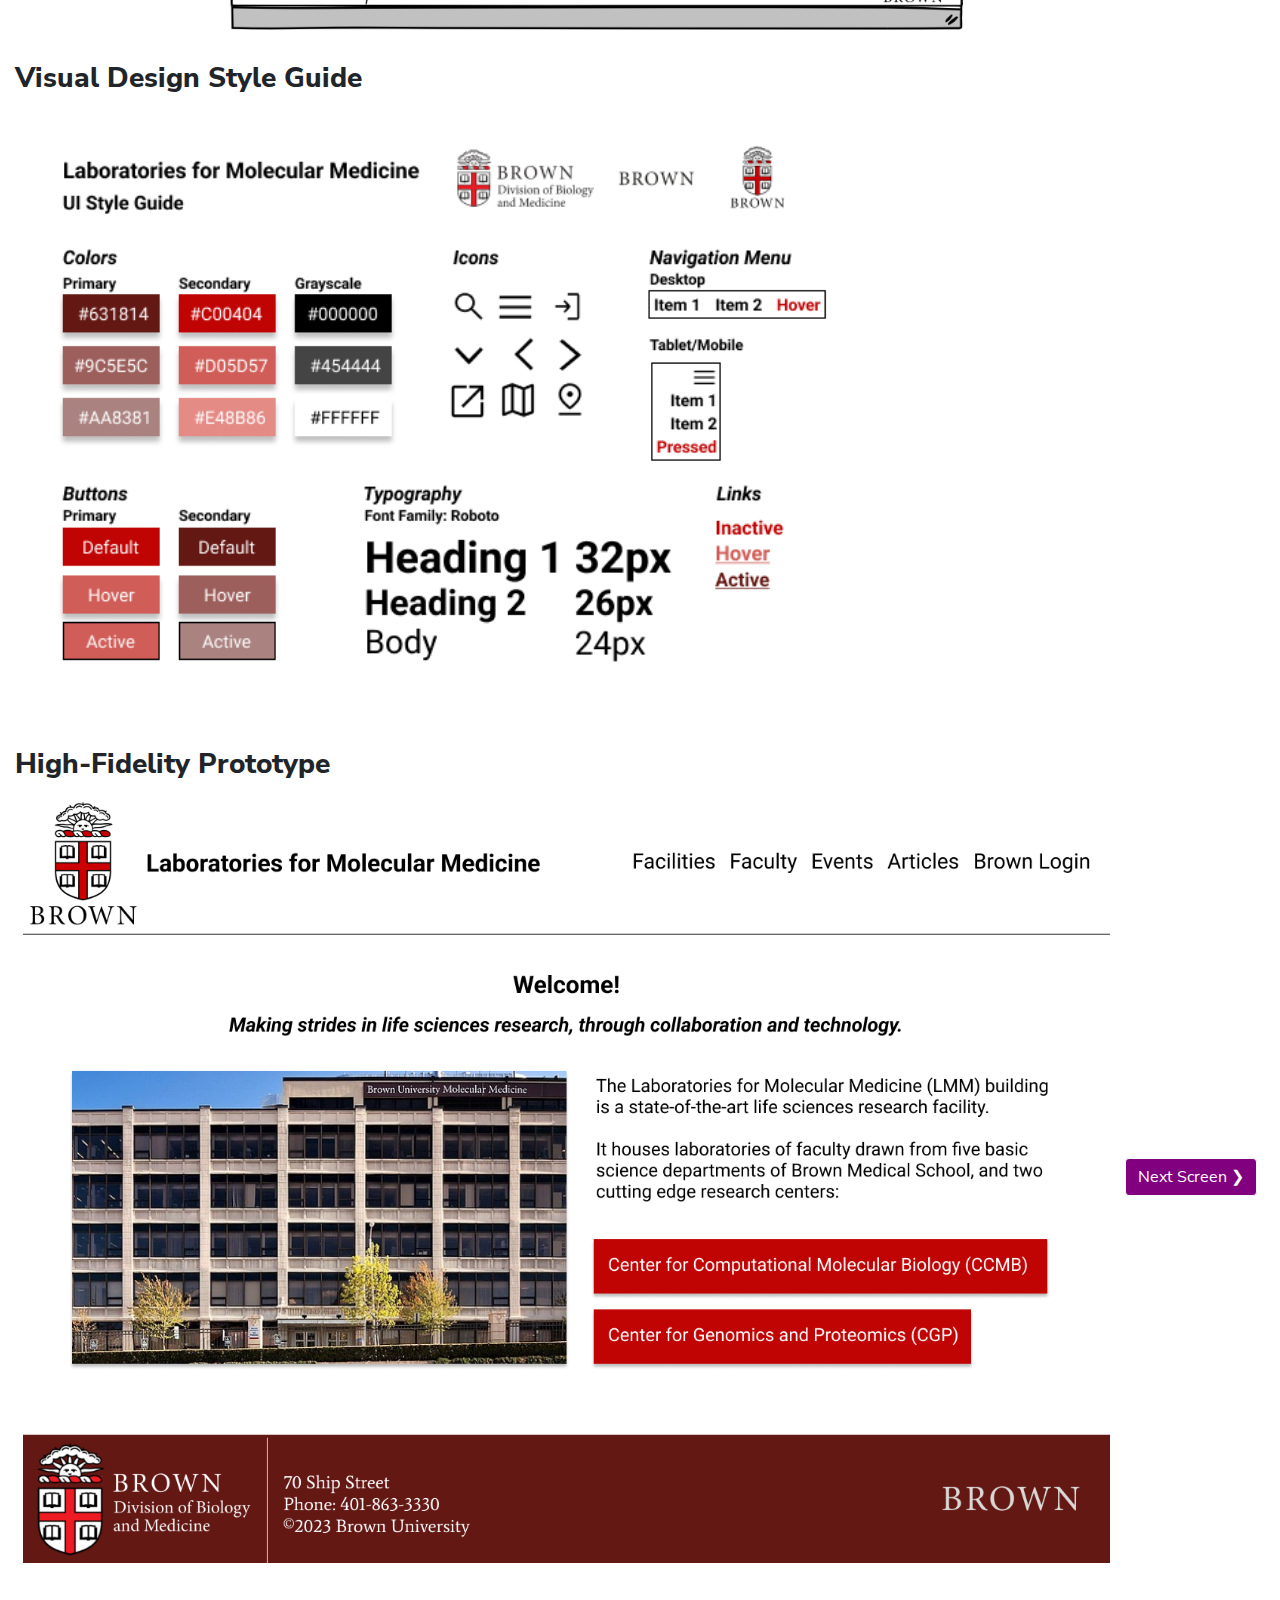
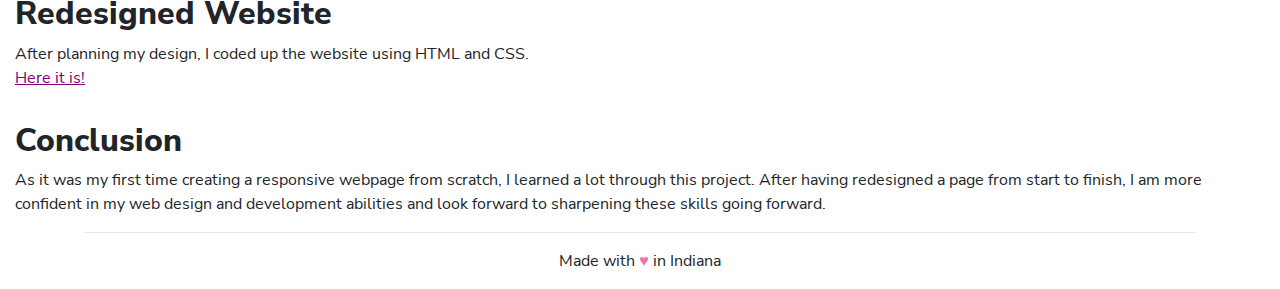
<file: redesign.html>
<!doctype html>
<html lang = "en">
    <head>
        <!-- CSS Bootstrap -->
        <!-- javascript adapted from https://www.w3schools.com/w3css/w3css_slideshow.asp -->
        <meta charset="utf-8">
        <meta name="viewport" content="width=device-width, initial-scale=1, shrink-to-fit=no">
        <link rel="stylesheet" href="https://cdn.jsdelivr.net/npm/bootstrap@4.0.0/dist/css/bootstrap.min.css" integrity="sha384-Gn5384xqQ1aoWXA+058RXPxPg6fy4IWvTNh0E263XmFcJlSAwiGgFAW/dAiS6JXm" crossorigin="anonymous">
        <link href="style.css" rel="stylesheet">
        <title>CS1300: Responsive Redesign</title>
    </head>

<body>

    <nav class="navbar navbar-expand-lg sticky-top navbar-light bg-light">
        <div class="container-fluid">
            <a class="navbar-brand" href="#">Portfolio</a>
            <button class="navbar-toggler" type="button" data-toggle="collapse" data-target="#navbarCollapse" aria-controls="navbarCollapse" aria-expanded="false" aria-label="toggle navigation">
                <span class="navbar-toggler-icon"></span>
              </button>
            <div class="collapse navbar-collapse text-right" id="navbarCollapse">
                <ul class="navbar-nav ml-auto">
                    <li class="nav-item active">
                        <a class="nav-link" href="./index.html">Home</a>
                    </li>
                    <li class="nav-item">
                        <a class="nav-link" href="./about.html">About</a>
                    </li>
                    <li class="nav-item">
                        <a class="nav-link" href="./work.html">Work & Play</a>
                    </li>
                </ul>
            </div>
        </div>
    </nav>

<div class="container-fluid">
<div class="d-flex flex-column">
    <h1 style="align-self: center;">Responsive Redesign</h1>

    <h2 id="Overview">Overview</h2>
        <p>
            While searching for labs to conduct research with at Brown, I noticed 
            the page for the Labratories for Molecular Medicine is unresponsive, 
            confusing to use, and ultimately misrepresentative of the 
            caliber of Brown's facilities. Through this project, I redesign the
            home page to make it more usable and responsive to different screen 
            sizes.
        </p>
    
    <h2 id="Original Website">Original Website</h2>
        <p>
            The <a href="https://www.brown.edu/Research/Ship_Street/home.php">Labratories 
                for Molecular Medicine</a> 
            site informs users of Brown's lab and the 2 research centers within it 
            (the CCMB and the CGP).
            Here is a screenshot of the homepage:
            <br>
            <br>
            <img src="original-home.png" alt="original site home screen" style="width: 100%; height: auto; border:2px dotted #000000"}> 
        </p>
        
    <h2 id="Problems">Identifying Usability Problems</h2>
    To improve the site, I first analyzed the original homepage's usabillity through the lens of 
    efficiency, learnability, and memorability. 

    <h3>Usability Problems</h3>
    <ol>
        <li>The site is completely unresponsive. Its fixed size is too small/big for most screens.</li>
        <li>The pattern affordance of a main navigation bar is not used.</li>
            <ul>
                <li>The site splits main navigation items into 2 groupings (at the top and left side) for no apparent reason.</li>
                <li>The navigation items lack consistency in capitalization and format (bullets
                    v.s. items separated by "|")</li>
            </ul>
        <li>The navigation items are unclearly labeled.</li>
            <ul>
                <li>There is no indication of whether links are external or internal.</li>
                <li>New users will be confused by links to both "brown home" and "Home."</li>
                <li>The "private" label makes it unclear which groups of users can access this 
                    section.</li>
            </ul>
        <li>The "brown A to Z" link is broken.</li>
        <li>The links to CCMB and CGP are in containers that look like buttons, but do 
            not act as buttons. This is a misleading affordance.</li>
            <ul>
                <li>The user must click on an underlined portion to be directed to the center's page.</li>
                <li>There is no indication these links are external.</li>
            </ul>
        <li>The CCMB and CGP links far away and misaligned with the proceeding paragraph,
            making it unclear they are the centers described in it.</li>
        <li>Despite its higher heirarchy than the text below it, the 
            bold subheading "making strides in life sciences..."
            is smaller than the body.</li>
        <li>The film reel-styled image on the top of the homepage is only dynamic 
            after it is clicked on.</li>
            <ul>
                <li>Once a user clicks on the image, the remainder of the page dissapears.</li>
                <li>The user cannot return to the homepage without pressing the browser's back button.</li>
            </ul>
        <li>The word "centers" wraps so far to the left that it is disembodied 
            from the paragraph. 
        </li>
      </ol>
    <h3>Accessibility Problems</h3>
        <p>
            <a href="https://wave.webaim.org/">WAVE's</a> assessment of the site was accurate in determining:
        </p>
        <ol>
            <li>Every image lacks alt text.</li>
            <li>The page has 0 ARIA elements.</li>
            <li>The site's language is not specified as English.</li>
            <li>There are errors in the heading structure. It jumps from h1 to h5.</li>
        </ol>
        However, while WAVE recognized the menu items are an unordered list, it did not 
        recognize they are missing nav element labels. The lack of nav labels 
        makes it hard for assitive technologies to identify the main navigation.
</div>

<div class="d-flex flex-column">
    <h2 id="Visual Redesign">Visual Redesign</h2>
    <p> 
        Addressing the usability and accesibility problems, I created low-fidelity
        wireframes, a visual design style guide, and high fidelity prototypes 
        for 3 screen sizes (mobile, tablet, desktop).
    </p>
    <h3>Low-Fidelity Wireframe</h3>
    <div class="d-flex justify-content-around">
        <img class="sketches" src="desktop.png" alt="lofi 1: desktop" style="width: 87%; height: auto"> 
        <img class="sketches" src="tablet.png" alt="lofi 2: tablet" style="width: 65%; height: auto"> 
        <img class="sketches" src="phone.png" alt="lofi 3: mobile" style="width: 40%; height: auto"> 
        <div class="d-flex align-self-center">
            <button class="btn btn-light" onclick="plusDivs(1)"> Next Screen &#10095;</button> 
        </div>
    </div>

    <h3>Visual Design Style Guide</h3>
    <img src="style-guide.png" alt="style guide" style="width: 70%; height: auto"> 

    <h3>High-Fidelity Prototype</h3>
    <div class="d-flex justify-content-around">
        <img class="hifi" src="desktop-hifi.png" alt="hifi: desktop" style="width: 87%; height: auto"> 
        <img class="hifi" src="ipad-hifi.png" alt="hifi: tablet" style="width: 65%; height: auto"> 
        <img class="hifi" src="phone-hifi.png" alt="hifi: mobile" style="width: 40%; height: auto"> 
        <div class="d-flex align-self-center">
            <button class="btn btn-light" onclick="plusDivsHi(1)"> Next Screen &#10095;</button> 
        </div>
    </div>

    <h2 id="Redesigned Website">Redesigned Website</h2>
    After planning my design, I coded up the website using HTML and CSS.
    <a href="https://github.com/sleepycapybara317/redesigned-biomed/">Here it is!</a>

    <h2 id="Conclusion">Conclusion</h2>
    As it was my first time creating a responsive webpage from scratch, I learned a lot through this project.
    After having redesigned a page from start to finish, I am more confident in my web design and development abilities
    and look forward to sharpening these skills going forward.
</div>
</div>

<script>
var slideIndex = 1;
showDivs(slideIndex);

function plusDivs(n) {
  showDivs(slideIndex += n);
}

function showDivs(n) {
  var i;
  var x = document.getElementsByClassName("sketches");
  if (n > x.length) {slideIndex = 1}
  if (n < 1) {slideIndex = x.length}
  for (i = 0; i < x.length; i++) {
    x[i].style.display = "none";  
  }
  x[slideIndex-1].style.display = "flex";
}
</script>

<script>
    var slideIndex = 1;
    showDivsHi(slideIndex);
    
    function plusDivsHi(n) {
      showDivsHi(slideIndex += n);
    }
    
    function showDivsHi(n) {
      var i;
      var x = document.getElementsByClassName("hifi");
      if (n > x.length) {slideIndex = 1}
      if (n < 1) {slideIndex = x.length}
      for (i = 0; i < x.length; i++) {
        x[i].style.display = "none";  
      }
      x[slideIndex-1].style.display = "flex";
    }
    </script>

<script>
// Jump to anchor
window.addEventListener("hashchange", function () {
    window.scrollTo(window.scrollX, window.scrollY - 70);
});
</script>

<footer class="bg-white text-center">

    <div class="container">
        <p class="mb-0">
            <hr></hr>
            Made with <font color="hotpink">&hearts;</font> in Indiana
        </p>
    </div>
</footer>

<!-- jQuery, Popper.js, Bootstrap JS -->
<script src="https://code.jquery.com/jquery-3.2.1.slim.min.js" integrity="sha384-KJ3o2DKtIkvYIK3UENzmM7KCkRr/rE9/Qpg6aAZGJwFDMVNA/GpGFF93hXpG5KkN" crossorigin="anonymous"></script>
<script src="https://cdn.jsdelivr.net/npm/popper.js@1.12.9/dist/umd/popper.min.js" integrity="sha384-ApNbgh9B+Y1QKtv3Rn7W3mgPxhU9K/ScQsAP7hUibX39j7fakFPskvXusvfa0b4Q" crossorigin="anonymous"></script>
<script src="https://cdn.jsdelivr.net/npm/bootstrap@4.0.0/dist/js/bootstrap.min.js" integrity="sha384-JZR6Spejh4U02d8jOt6vLEHfe/JQGiRRSQQxSfFWpi1MquVdAyjUar5+76PVCmYl" crossorigin="anonymous"></script>

</body>
</html>
</file>
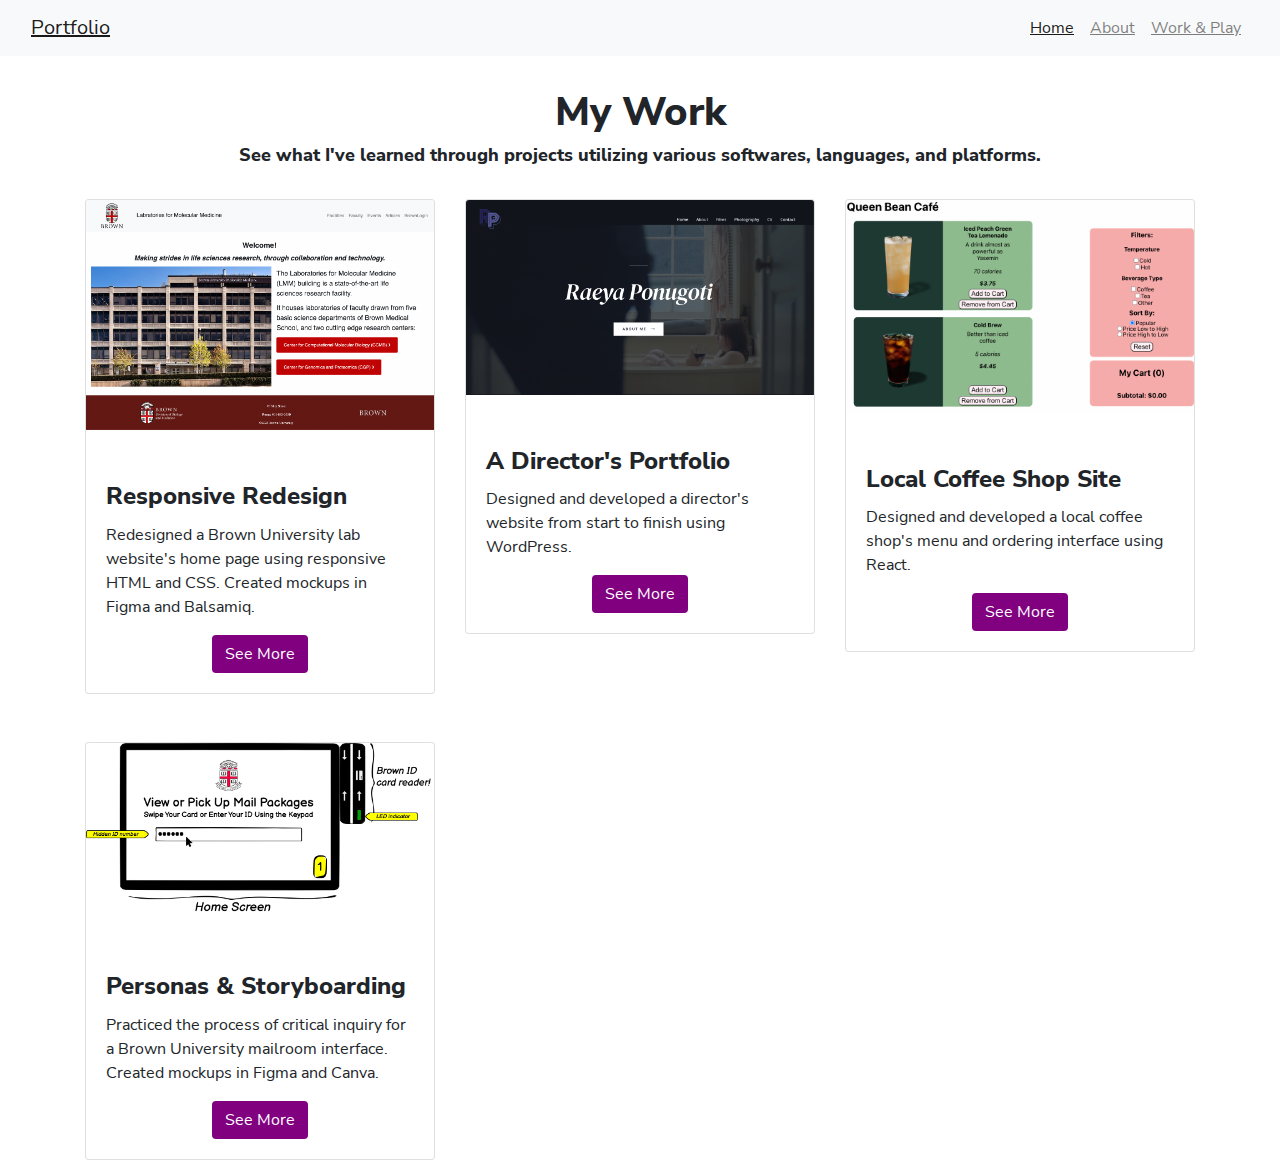
<file: work.html>
<!doctype html>
<html lang = "en">
    <head>
        <!-- CSS Bootstrap -->
        <!-- Portfolio grid adapted from: https://www.freecodecamp.org/news/how-to-create-a-portfolio-website-using-html-css-javascript-and-bootstrap/#how-to-build-the-portfolio-section -->
        <meta charset="utf-8">
        <meta name="viewport" content="width=device-width, initial-scale=1, shrink-to-fit=no">
        <link rel="stylesheet" href="https://cdn.jsdelivr.net/npm/bootstrap@4.0.0/dist/css/bootstrap.min.css" integrity="sha384-Gn5384xqQ1aoWXA+058RXPxPg6fy4IWvTNh0E263XmFcJlSAwiGgFAW/dAiS6JXm" crossorigin="anonymous">
        <link href="style.css" rel="stylesheet">
        <title>Portfolio</title>
    </head>

<body>

<nav class="navbar navbar-expand-lg sticky-top navbar-light bg-light">
    <div class="container-fluid">
        <a class="navbar-brand" href="#">Portfolio</a>
        <button class="navbar-toggler" type="button" data-toggle="collapse" data-target="#navbarCollapse" aria-controls="navbarCollapse" aria-expanded="false" aria-label="toggle navigation">
            <span class="navbar-toggler-icon"></span>
          </button>
        <div class="collapse navbar-collapse text-right" id="navbarCollapse">
            <ul class="navbar-nav ml-auto">
                <li class="nav-item active">
                    <a class="nav-link" href="./index.html">Home</a>
                </li>
                <li class="nav-item">
                    <a class="nav-link" href="./about.html">About</a>
                </li>
                <li class="nav-item">
                    <a class="nav-link" href="./work.html">Work & Play</a>
                </li>
            </ul>
        </div>
    </div>
</nav>

<section">
    <div class="container">
        <h1 style="text-align: center;">My Work</h1>
        <h2 style="text-align: center; font-size: large; padding-top: 1px;">See what I've learned through projects utilizing various softwares, languages, and platforms.</h2>
        <div class="row">
            <div class="col-lg-4 mt-4">
                <div class="card">
                    <img class="card-img-top" src="redesign.png" alt="Card image" style="width:100%">
                    <div class="card-body">
                        <h4 class="card-title">Responsive Redesign</h4>
                        <p class="card-text">Redesigned a Brown University lab website's home page using responsive HTML and CSS. Created mockups in Figma and Balsamiq.</p>
                        <div class="text-center">
                            <a href="./redesign.html" class="btn">See More</a>
                        </div>
                    </div>
                </div>
            </div>

            <div class="col-lg-4 mt-4">
                <div class="card portfolioContent">
                    <img class="card-img-top" src="raeya.png" alt="Card image" style="width:100%">
                    <div class="card-body">
                        <h4 class="card-title">A Director's Portfolio</h4>
                        <p class="card-text">Designed and developed a director's website from start to finish using WordPress.</p>
                        <div class="text-center">
                            <a href="./artist.html" class="btn">See More</a>
                        </div>
                    </div>
                </div>
            </div>

            <div class="col-lg-4 mt-4">
                <div class="card portfolioContent">
                    <img class="card-img-top" src="development.png" alt="Card image" style="width:100%">
                    <div class="card-body">
                        <h4 class="card-title">Local Coffee Shop Site</h4>
                        <p class="card-text">Designed and developed a local coffee shop's menu and ordering interface using React.</p>
                        <div class="text-center">
                            <a href="./development.html" class="btn">See More</a>
                        </div>
                    </div>
                </div>
            </div>
        </div>
        <br>
        <div class="row" style="align-self: center;">
            <div class="col-lg-4 mt-4">
                <div class="card portfolioContent">
                    <img class="card-img-top" src="sketch-home.png" alt="Card image" style="width:100%">
                    <div class="card-body">
                        <h4 class="card-title">Personas & Storyboarding</h4>
                        <p class="card-text">Practiced the process of critical inquiry for a Brown University mailroom interface. Created mockups in Figma and Canva.</p>
                        <div class="text-center">
                            <a href="./personas.html" class="btn">See More</a>
                        </div>
                    </div>
                </div>
            </div>
        </div>
</section>

<!-- jQuery, Popper.js, Bootstrap JS -->
<script src="https://code.jquery.com/jquery-3.2.1.slim.min.js" integrity="sha384-KJ3o2DKtIkvYIK3UENzmM7KCkRr/rE9/Qpg6aAZGJwFDMVNA/GpGFF93hXpG5KkN" crossorigin="anonymous"></script>
<script src="https://cdn.jsdelivr.net/npm/popper.js@1.12.9/dist/umd/popper.min.js" integrity="sha384-ApNbgh9B+Y1QKtv3Rn7W3mgPxhU9K/ScQsAP7hUibX39j7fakFPskvXusvfa0b4Q" crossorigin="anonymous"></script>
<script src="https://cdn.jsdelivr.net/npm/bootstrap@4.0.0/dist/js/bootstrap.min.js" integrity="sha384-JZR6Spejh4U02d8jOt6vLEHfe/JQGiRRSQQxSfFWpi1MquVdAyjUar5+76PVCmYl" crossorigin="anonymous"></script>

</body>
</html>
</file>
<file: style.css>
/* nunito-sans-regular - latin */
@font-face {
    font-family: 'Nunito Sans';
    font-style: normal;
    font-weight: 400;
    src: local(''),
         url('./nunito-sans-v12-latin-regular.woff2') format('woff2'), /* Chrome 26+, Opera 23+, Firefox 39+ */
         url('./nunito-sans-v12-latin-regular.woff') format('woff'); /* Chrome 6+, Firefox 3.6+, IE 9+, Safari 5.1+ */
  }

  /* nunito-sans-800 - latin */
  @font-face {
    font-family: 'Nunito Sans-800';
    font-style: normal;
    font-weight: 800;
    src: local(''),
         url('./nunito-sans-v12-latin-800.woff2') format('woff2'), /* Chrome 26+, Opera 23+, Firefox 39+ */
         url('./nunito-sans-v12-latin-800.woff') format('woff'); /* Chrome 6+, Firefox 3.6+, IE 9+, Safari 5.1+ */
  }

  body {
      font-family: "Nunito Sans", sans-serif;
  }

  h1,
  h2,
  h3,
  h4
  {
      font-family: "Nunito Sans-800", sans-serif;
      padding-top: 2rem;
  }
  
  .subtitle{
    font-size: larger;
  }

  .slideshow-buttons{
    display: flex;
    align-items: center;
    justify-content: center;
    justify-content: space-evenly;
  }

  a{
    color:purple;
    text-decoration: underline
  }

  .btn {
    background-color: purple;
    color: white;
    text-decoration: none;
  }
  
  .btn:hover {
    background-color: rgba(128, 0, 128, 0.458);
    color:white;
  }
</file>
